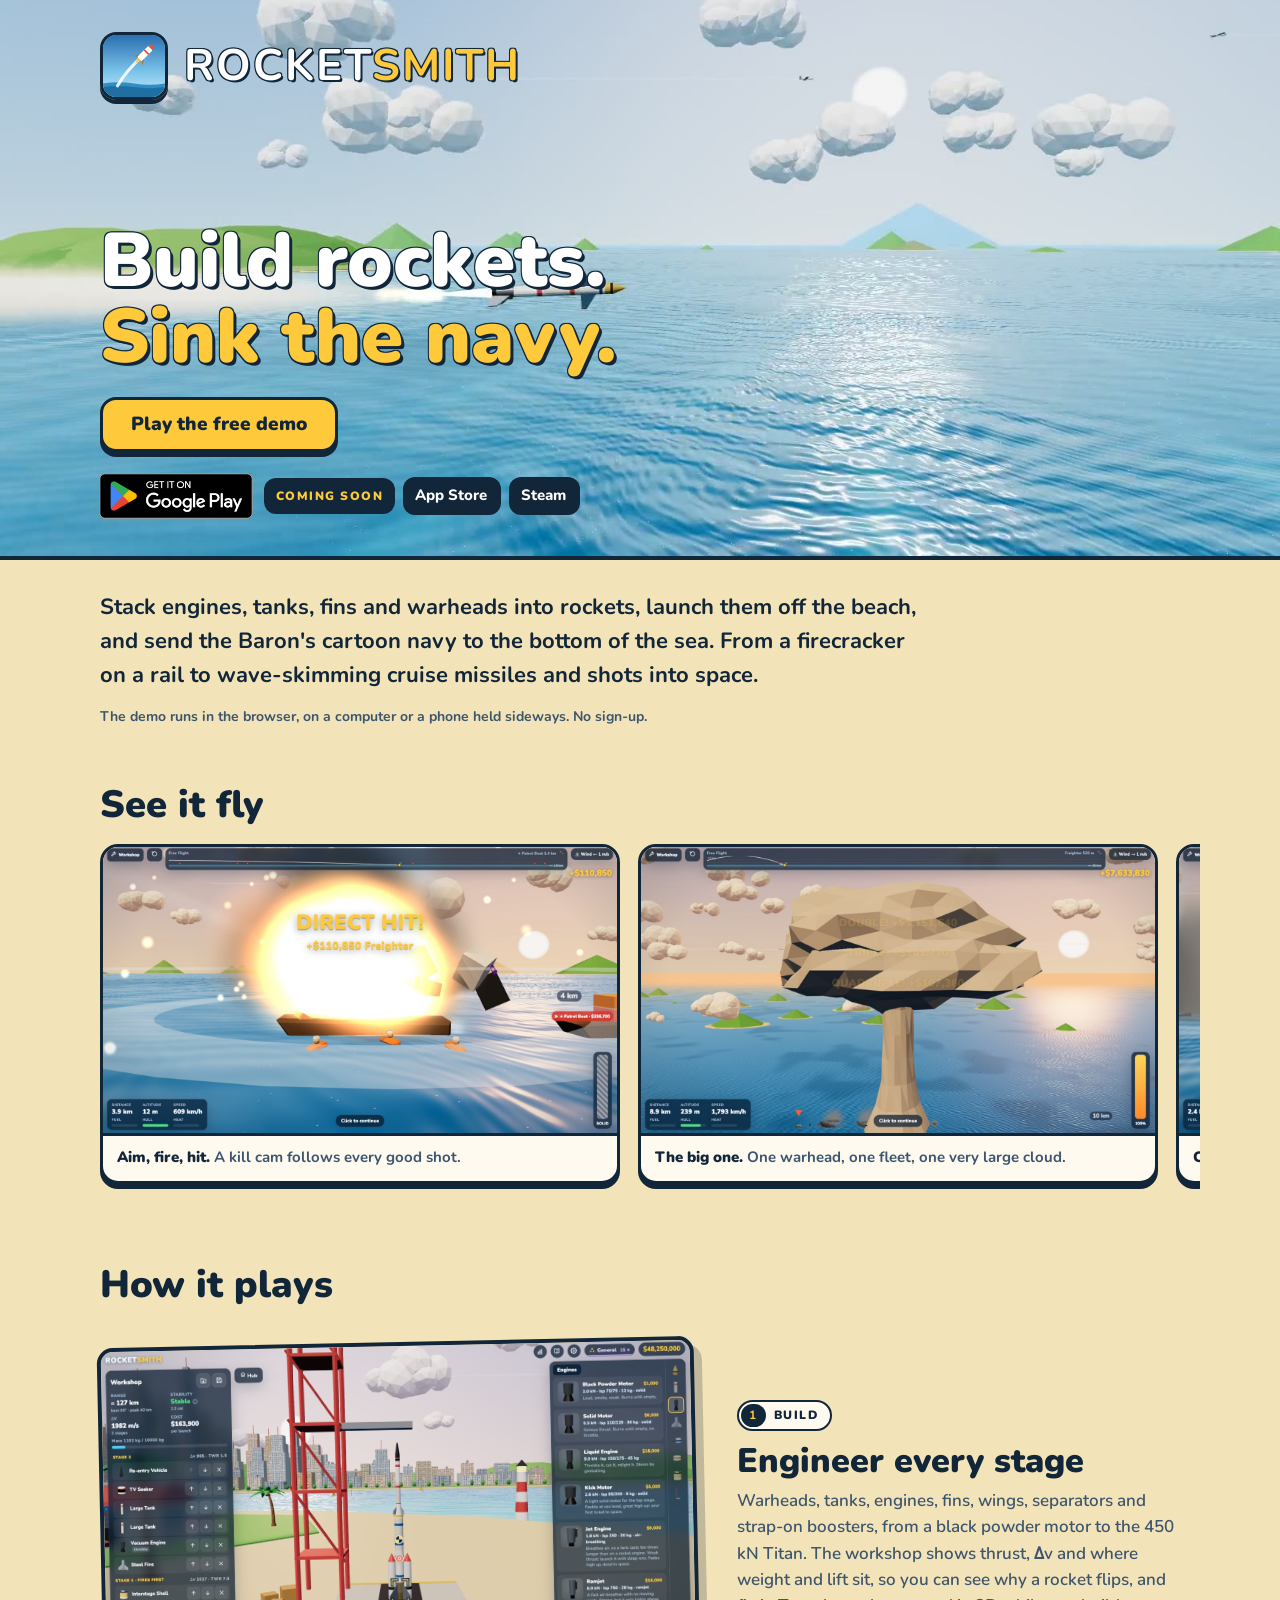
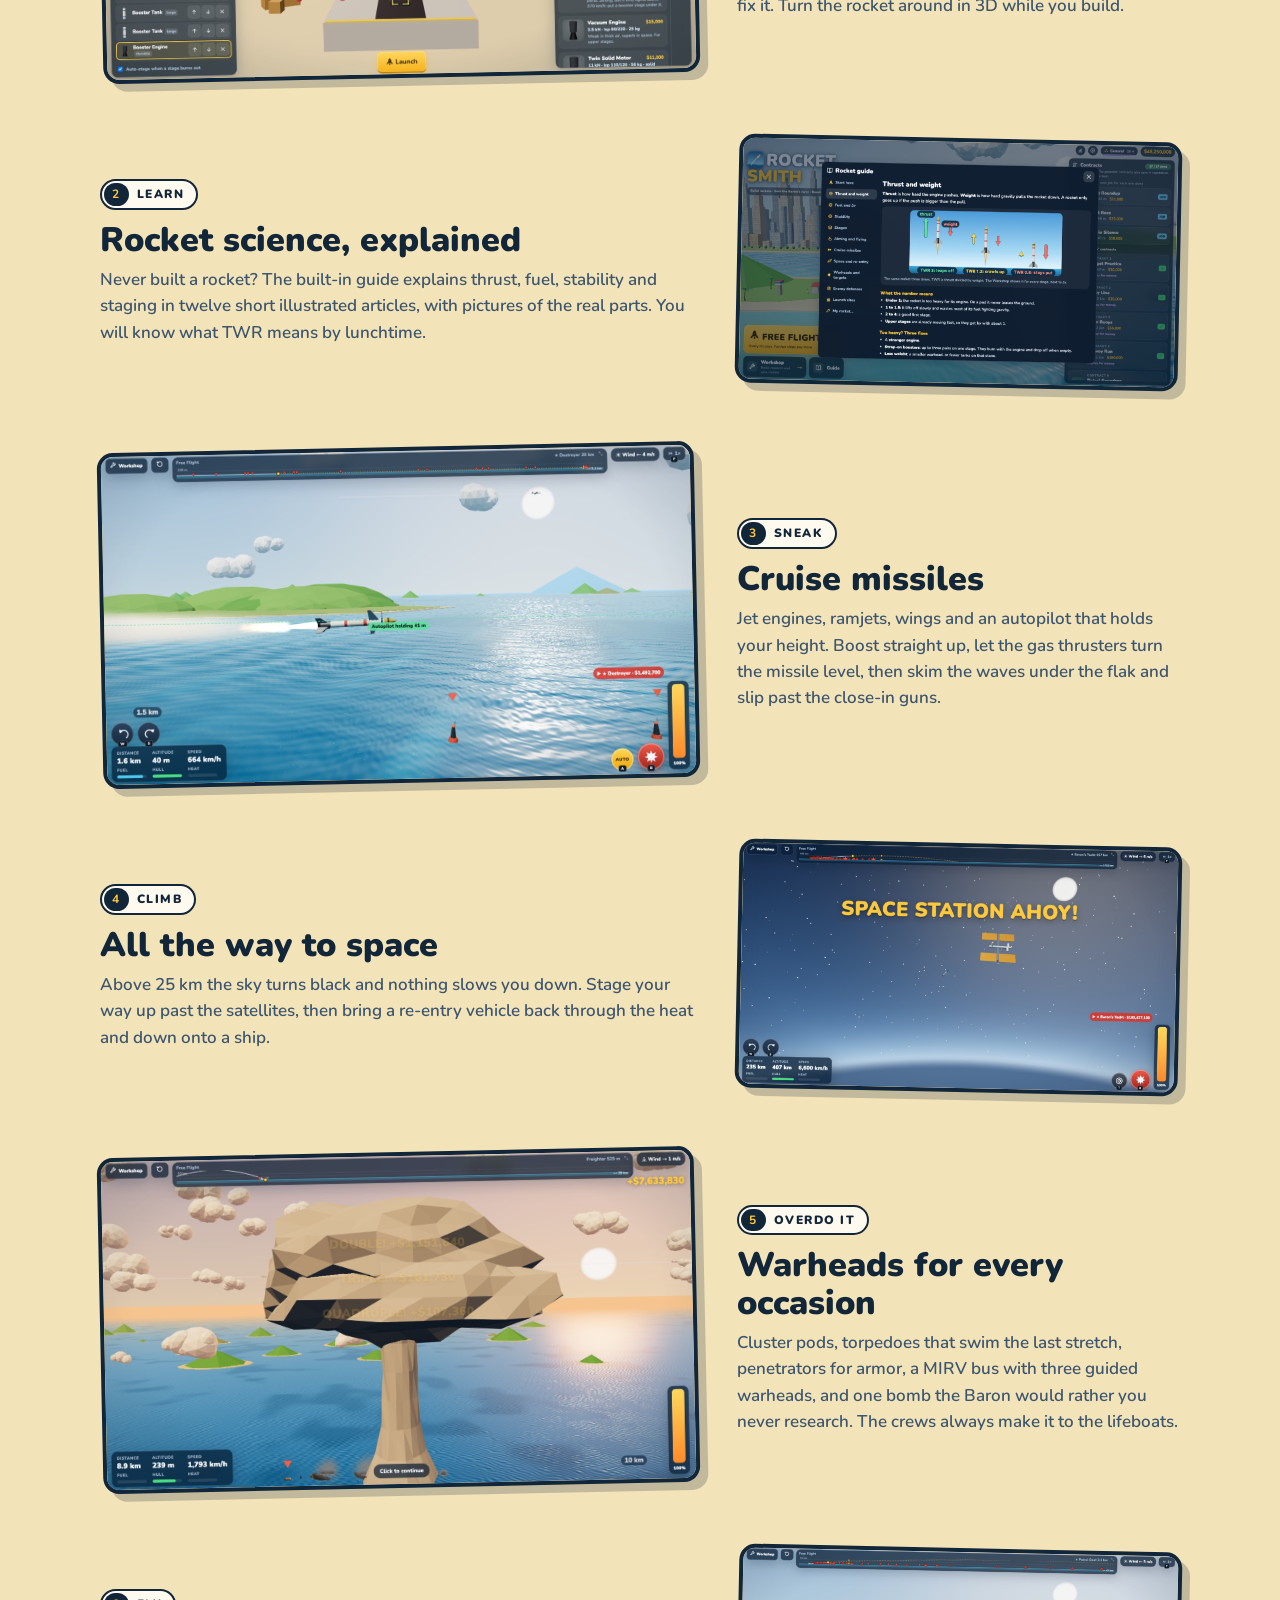
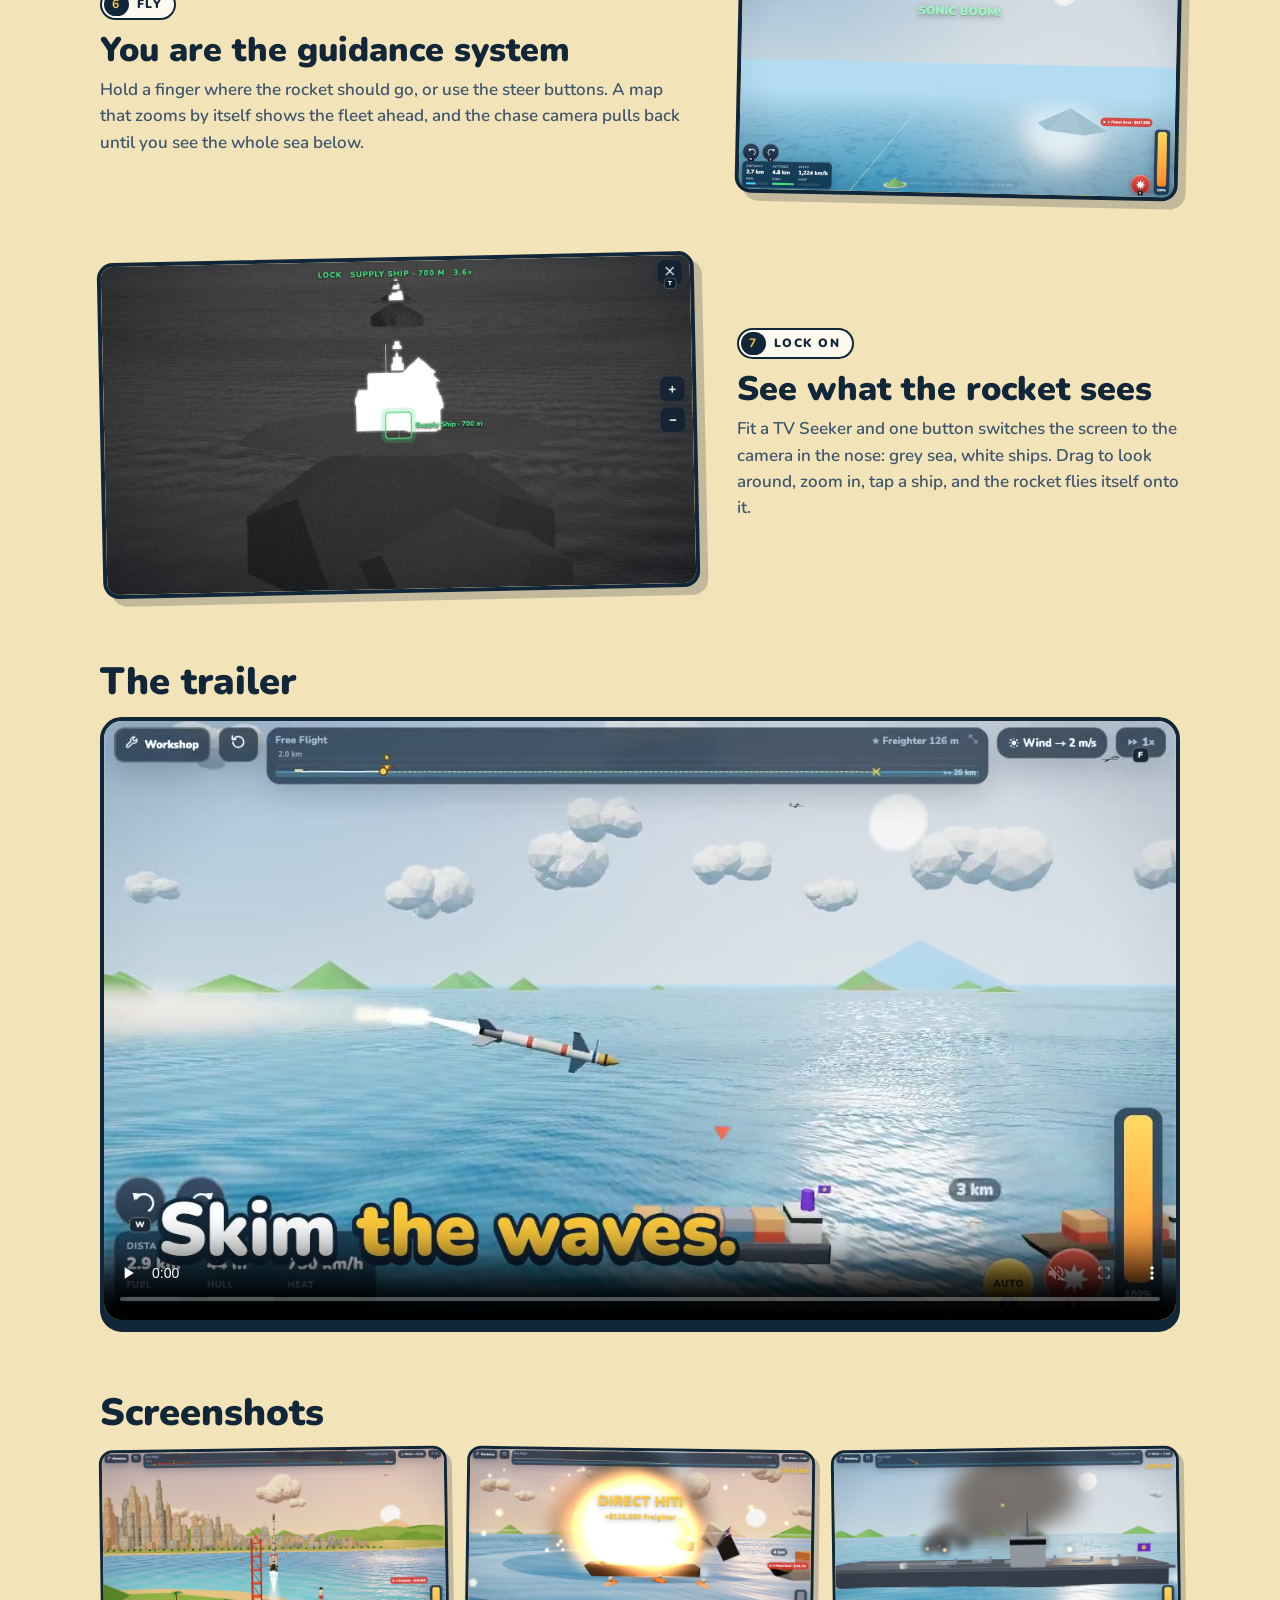
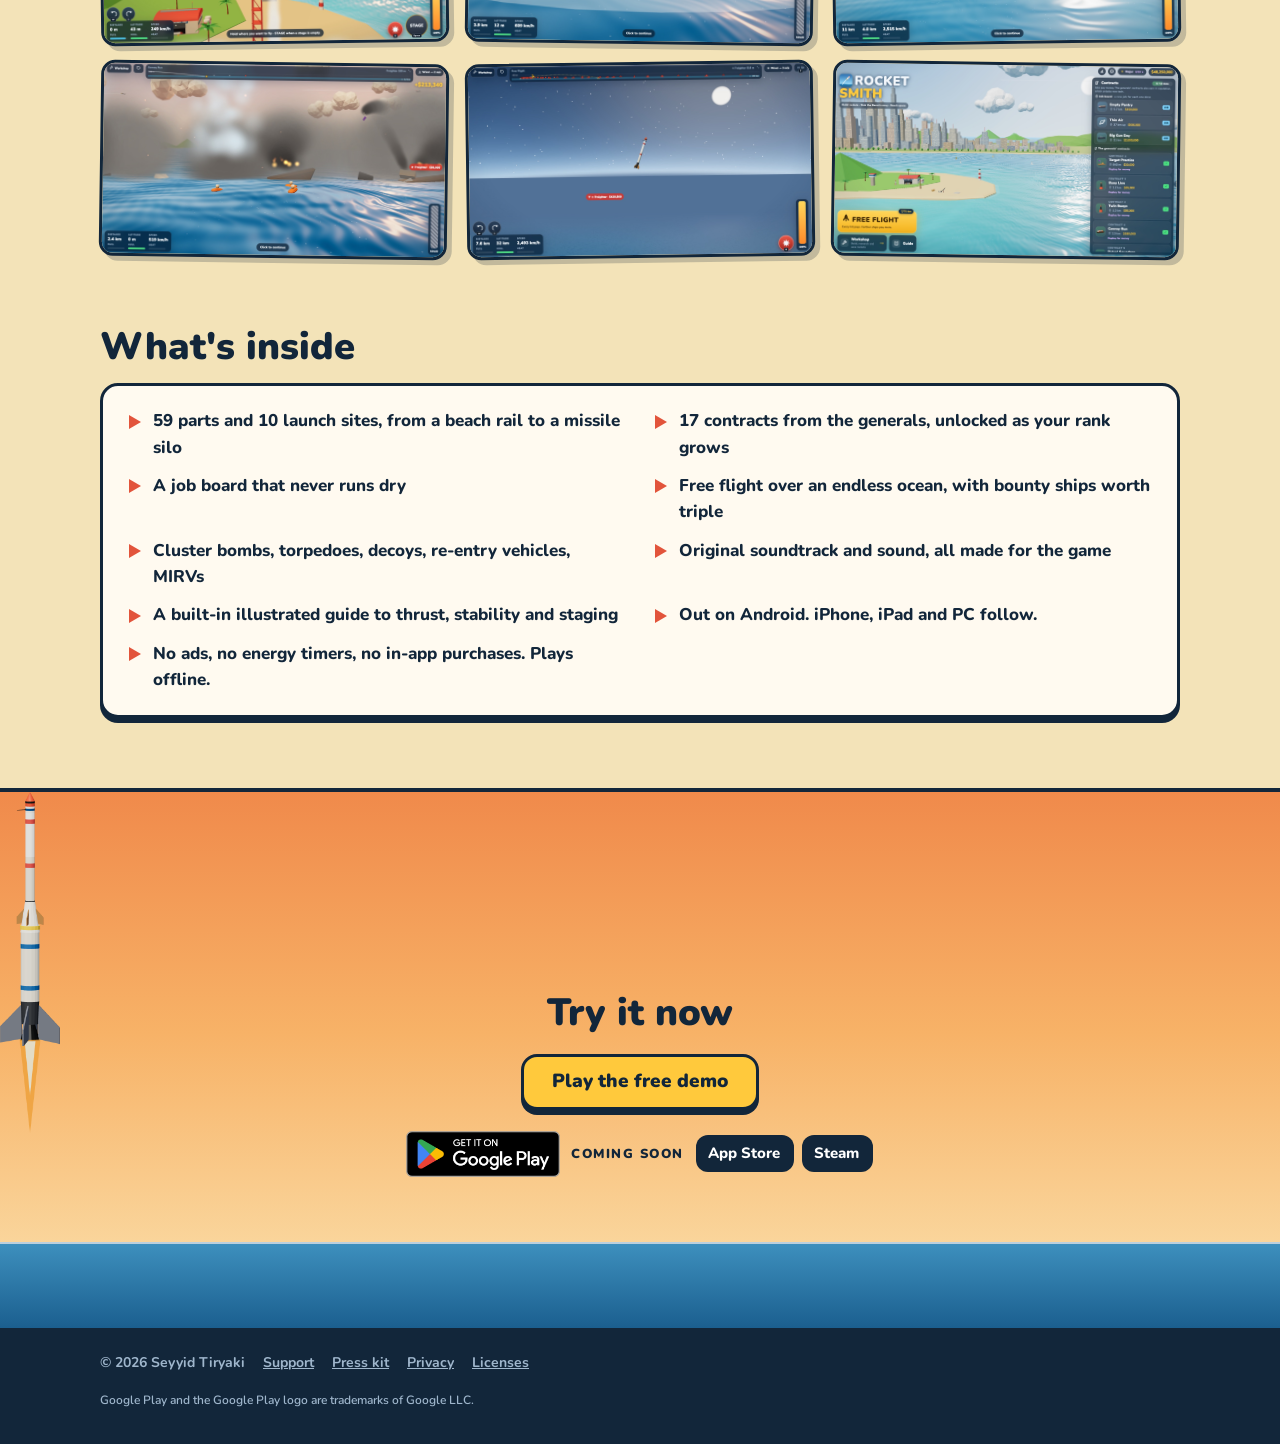
<file: index.html>
<!doctype html>
<html lang="en">
  <head>
    <meta charset="UTF-8" />
    <meta name="viewport" content="width=device-width, initial-scale=1" />
    <title>Rocketsmith</title>
    <meta name="description" content="Build rockets from parts, launch them off the beach and sink a cartoon navy. Play the free demo in your browser." />
    <meta property="og:title" content="Rocketsmith: Build rockets. Sink the navy." />
    <meta property="og:description" content="Build rockets from parts, launch them off the beach and sink a cartoon navy. Free demo in your browser, full game on Android." />
    <meta property="og:image" content="https://seyyidt.github.io/rocketsmith/img/og-image.jpg" />
    <meta property="og:type" content="website" />
    <meta name="twitter:card" content="summary_large_image" />
    <link rel="icon" href="img/icon.svg" type="image/svg+xml" />
    <link rel="apple-touch-icon" href="img/apple-touch-icon.png" />
    <link rel="stylesheet" href="site.css" />
  </head>
  <body>
    <div class="bar" id="bar">
      <nav class="top wrap">
        <a class="brand" href="./"><img src="img/icon.svg" alt="" width="34" height="34" /><b>ROCKET<span>SMITH</span></b></a>
        <a class="navlink" href="play/">Play the demo</a>
      </nav>
    </div>
    <script>
      // With scripts on, the bar stays out of sight until the hero has scrolled away.
      document.documentElement.classList.add('js');
    </script>

    <!-- Wide screens only: a rocket dives down the left margin as the page scrolls. -->
    <div class="dive" id="dive" aria-hidden="true">
      <div class="missile"><i class="smoke"></i><img src="img/sprite-rocket.png" alt="" /></div>
      <div class="blast"><i></i><i></i><i></i></div>
    </div>

    <header class="hero" id="hero">
      <video class="herovid" src="hero.mp4" poster="img/hero-poster.jpg" autoplay muted loop playsinline aria-label="Game footage: a cruise missile leaves the beach, skims the waves and hits a freighter"></video>
      <div class="wrap herotop">
        <span class="brand big"><img src="img/icon.svg" alt="" width="64" height="64" /><b>ROCKET<span>SMITH</span></b></span>
      </div>
      <div class="wrap">
        <h1>Build rockets.<br /><span>Sink the navy.</span></h1>
        <div class="ctas">
          <a class="btn primary" href="play/">Play the free demo</a>
        </div>
        <div class="stores"><a class="play-badge" href="https://play.google.com/store/apps/details?id=com.seyyid.rocketengineer"><img src="img/google-play-badge.png" width="646" height="250" alt="Get it on Google Play" /></a><span class="soon">Coming soon</span><span class="badge">App Store</span><span class="badge">Steam</span></div>
      </div>
    </header>

    <section class="wrap pitch">
      <p class="lead">
        Stack engines, tanks, fins and warheads into rockets, launch them off the beach,
        and send the Baron's cartoon navy to the bottom of the sea. From a firecracker on a rail to
        wave-skimming cruise missiles and shots into space.
      </p>
      <p class="note">The demo runs in the browser, on a computer or a phone held sideways. No sign-up.</p>
    </section>

    <main class="wrap">
      <section class="loops" aria-label="Gameplay clips">
        <h2>See it fly</h2>
        <div class="reel">
          <figure><video src="loops/hit.mp4" poster="img/shot-hit.jpg" muted loop playsinline preload="none"></video><figcaption><b>Aim, fire, hit.</b> A kill cam follows every good shot.</figcaption></figure>
          <figure><video src="loops/nuke.mp4" poster="img/shot-nuke.jpg" muted loop playsinline preload="none"></video><figcaption><b>The big one.</b> One warhead, one fleet, one very large cloud.</figcaption></figure>
          <figure><video src="loops/cluster.mp4" poster="img/shot-cluster.jpg" muted loop playsinline preload="none"></video><figcaption><b>Cluster bombs.</b> Every ship they hit pays.</figcaption></figure>
          <figure><video src="loops/cruise.mp4" poster="img/shot-cruise.jpg" muted loop playsinline preload="none"></video><figcaption><b>Cruise missiles.</b> Under the flak, just above the waves.</figcaption></figure>
          <figure><video src="loops/space.mp4" poster="img/shot-space.jpg" muted loop playsinline preload="none"></video><figcaption><b>To space.</b> Stage on time and the sky turns black.</figcaption></figure>
        </div>
      </section>

      <section class="rows">
        <h2 class="rowshead">How it plays</h2>
        <article class="row">
          <a class="zoom" href="img/shot-workshop.jpg"><img src="img/shot-workshop.jpg" alt="The workshop: a three-stage rocket on the heavy launch pad, with the part list beside it" loading="lazy" /></a>
          <div>
            <span class="stamp"><b>1</b>Build</span>
            <h2>Engineer every stage</h2>
            <p>Warheads, tanks, engines, fins, wings, separators and strap-on boosters, from a black powder motor to the 450 kN Titan. The workshop shows thrust, Δv and where weight and lift sit, so you can see why a rocket flips, and fix it. Turn the rocket around in 3D while you build.</p>
          </div>
        </article>
        <article class="row flip">
          <a class="zoom" href="img/shot-guide.jpg"><img src="img/shot-guide.jpg" alt="The rocket guide open on the article about thrust and weight" loading="lazy" /></a>
          <div>
            <span class="stamp"><b>2</b>Learn</span>
            <h2>Rocket science, explained</h2>
            <p>Never built a rocket? The built-in guide explains thrust, fuel, stability and staging in twelve short illustrated articles, with pictures of the real parts. You will know what TWR means by lunchtime.</p>
          </div>
        </article>
        <article class="row">
          <a class="zoom" href="img/shot-cruise.jpg"><img src="img/shot-cruise.jpg" alt="A cruise missile skims low over the waves toward two patrol boats" loading="lazy" /></a>
          <div>
            <span class="stamp"><b>3</b>Sneak</span>
            <h2>Cruise missiles</h2>
            <p>Jet engines, ramjets, wings and an autopilot that holds your height. Boost straight up, let the gas thrusters turn the missile level, then skim the waves under the flak and slip past the close-in guns.</p>
          </div>
        </article>
        <article class="row flip">
          <a class="zoom" href="img/shot-station.jpg"><img src="img/shot-station.jpg" alt="A rocket coasts past a space station, 407 km above the Earth" loading="lazy" /></a>
          <div>
            <span class="stamp"><b>4</b>Climb</span>
            <h2>All the way to space</h2>
            <p>Above 25 km the sky turns black and nothing slows you down. Stage your way up past the satellites, then bring a re-entry vehicle back through the heat and down onto a ship.</p>
          </div>
        </article>
        <article class="row">
          <a class="zoom" href="img/shot-nuke.jpg"><img src="img/shot-nuke.jpg" alt="A mushroom cloud rises over the sea at sunset; the game counts a quadruple hit" loading="lazy" /></a>
          <div>
            <span class="stamp"><b>5</b>Overdo it</span>
            <h2>Warheads for every occasion</h2>
            <p>Cluster pods, torpedoes that swim the last stretch, penetrators for armor, a MIRV bus with three guided warheads, and one bomb the Baron would rather you never research. The crews always make it to the lifeboats.</p>
          </div>
        </article>
        <article class="row flip">
          <a class="zoom" href="img/shot-wide.jpg"><img src="img/shot-wide.jpg" alt="The chase camera zoomed out: a rocket climbing over the sea, with the strip map above" loading="lazy" /></a>
          <div>
            <span class="stamp"><b>6</b>Fly</span>
            <h2>You are the guidance system</h2>
            <p>Hold a finger where the rocket should go, or use the steer buttons. A map that zooms by itself shows the fleet ahead, and the chase camera pulls back until you see the whole sea below.</p>
          </div>
        </article>
        <article class="row">
          <a class="zoom" href="img/shot-seeker.jpg"><img src="img/shot-seeker.jpg" alt="The TV Seeker's thermal view: a freighter glows white on a grey sea, with a green lock box on it" loading="lazy" /></a>
          <div>
            <span class="stamp"><b>7</b>Lock on</span>
            <h2>See what the rocket sees</h2>
            <p>Fit a TV Seeker and one button switches the screen to the camera in the nose: grey sea, white ships. Drag to look around, zoom in, tap a ship, and the rocket flies itself onto it.</p>
          </div>
        </article>
      </section>

      <section class="film">
        <h2>The trailer</h2>
        <video class="trailer" src="trailer.mp4" poster="img/trailer-poster.jpg" controls muted playsinline preload="none"></video>
      </section>

      <section class="gallery">
        <h2>Screenshots</h2>
        <div class="grid">
          <a class="zoom" href="img/shot-launch.jpg"><img src="img/shot-launch.jpg" alt="Lift-off from the heavy launch pad" loading="lazy" /></a>
          <a class="zoom" href="img/shot-hit.jpg"><img src="img/shot-hit.jpg" alt="A direct hit on a patrol boat" loading="lazy" /></a>
          <a class="zoom" href="img/shot-mirv.jpg"><img src="img/shot-mirv.jpg" alt="Three guided warheads fall toward a fleet" loading="lazy" /></a>
          <a class="zoom" href="img/shot-cluster.jpg"><img src="img/shot-cluster.jpg" alt="Cluster bomblets burst over a convoy" loading="lazy" /></a>
          <a class="zoom" href="img/shot-space.jpg"><img src="img/shot-space.jpg" alt="A rocket 32 km up, under a black sky" loading="lazy" /></a>
          <a class="zoom" href="img/shot-hub.jpg"><img src="img/shot-hub.jpg" alt="The home screen with the contract list" loading="lazy" /></a>
        </div>
      </section>

      <section class="list">
        <h2>What's inside</h2>
        <ul>
          <li>59 parts and 10 launch sites, from a beach rail to a missile silo</li>
          <li>17 contracts from the generals, unlocked as your rank grows</li>
          <li>A job board that never runs dry</li>
          <li>Free flight over an endless ocean, with bounty ships worth triple</li>
          <li>Cluster bombs, torpedoes, decoys, re-entry vehicles, MIRVs</li>
          <li>Original soundtrack and sound, all made for the game</li>
          <li>A built-in illustrated guide to thrust, stability and staging</li>
          <li>Out on Android. iPhone, iPad and PC follow.</li>
          <li>No ads, no energy timers, no in-app purchases. Plays offline.</li>
        </ul>
      </section>
    </main>

    <section class="final">
      <svg class="target" id="target" viewBox="0 0 120 64" aria-hidden="true">
        <g class="boat" stroke="#12263a" stroke-width="3" stroke-linejoin="round">
          <rect x="62" y="6" width="9" height="16" fill="#e2543b" />
          <rect x="40" y="18" width="42" height="16" rx="3" fill="#fffaf0" />
          <path d="M46 25h8M60 25h8M74 25h3" stroke-linecap="round" />
          <path d="M4 32h112l-12 26H20z" fill="#7d8b99" />
          <path d="M10 43h100" stroke="#e2543b" stroke-width="4" />
        </g>
        <g class="raft" stroke="#12263a" stroke-width="2.5" stroke-linejoin="round">
          <path d="M2 31h22l-4 9H6z" fill="#ffc93c" />
          <circle cx="9" cy="28" r="3" fill="#fffaf0" />
          <circle cx="17" cy="28" r="3" fill="#fffaf0" />
        </g>
      </svg>
      <div class="liftoff" aria-hidden="true"><i></i><i></i><i></i><i></i><i></i><img src="img/sprite-rocket.png" alt="" /></div>
      <div class="wrap">
        <h2>Try it now</h2>
        <div class="ctas center">
          <a class="btn primary" href="play/">Play the free demo</a>
        </div>
        <div class="stores"><a class="play-badge" href="https://play.google.com/store/apps/details?id=com.seyyid.rocketengineer"><img src="img/google-play-badge.png" width="646" height="250" alt="Get it on Google Play" /></a><span class="soon">Coming soon</span><span class="badge">App Store</span><span class="badge">Steam</span></div>
      </div>
    </section>

    <dialog id="lightbox" aria-label="Screenshot"><img alt="" /></dialog>

    <footer>
      <div class="wrap">
        <span>© 2026 Seyyid Tiryaki</span>
        <a href="support.html">Support</a>
        <a href="press.html">Press kit</a>
        <a href="privacy.html">Privacy</a>
        <a href="play/licenses.txt">Licenses</a>
        <p class="marks">Google Play and the Google Play logo are trademarks of Google LLC.</p>
      </div>
    </footer>
    <script>
      // The top bar shows once the hero has left the screen, and hides again inside it.
      const bar = document.getElementById('bar');
      new IntersectionObserver(([e]) => {
        bar.classList.toggle('show', !e.isIntersecting);
        bar.inert = e.isIntersecting;
      }).observe(document.getElementById('hero'));
      // The margin rocket: its nose travels from the top of the window to the ship by the
      // footer as the page scrolls from top to bottom. One transform per frame, nothing else.
      const dive = document.getElementById('dive');
      const missile = dive.querySelector('.missile');
      const target = document.getElementById('target');
      const wide = matchMedia('(min-width: 1340px) and (prefers-reduced-motion: no-preference)');
      let queued = false;
      const fly = () => {
        queued = false;
        if (!wide.matches) return;
        const max = document.documentElement.scrollHeight - innerHeight;
        const p = max > 0 ? Math.min(1, Math.max(0, scrollY / max)) : 0;
        // Where the ship's deck sits in the window once the page is scrolled to its end.
        const deck = target.getBoundingClientRect().top + scrollY - max + target.clientHeight * 0.45;
        const nose = p * deck;
        missile.style.transform = `translate3d(0, ${nose}px, 0)`;
        dive.style.setProperty('--nose', `${nose}px`);
        const hit = p > 0.985 || (dive.classList.contains('boom') && p > 0.95);
        dive.classList.toggle('boom', hit);
        target.classList.toggle('hit', hit);
      };
      const queue = () => queued || (queued = true, requestAnimationFrame(fly));
      addEventListener('scroll', queue, { passive: true });
      addEventListener('resize', queue);
      wide.addEventListener('change', queue);
      fly();
      // Clips play only while they are on screen.
      const seen = new IntersectionObserver((entries) => {
        for (const e of entries) e.isIntersecting ? e.target.play().catch(() => {}) : e.target.pause();
      }, { threshold: 0.35 });
      document.querySelectorAll('.reel video').forEach((v) => seen.observe(v));
      // Screenshots open large on the page instead of leaving it.
      const box = document.getElementById('lightbox');
      document.querySelectorAll('a.zoom').forEach((a) =>
        a.addEventListener('click', (e) => {
          if (!box.showModal) return;
          e.preventDefault();
          const img = box.querySelector('img');
          img.src = a.href;
          img.alt = a.querySelector('img').alt;
          box.showModal();
        }),
      );
      box.addEventListener('click', () => box.close());
    </script>
  </body>
</html>
</file>
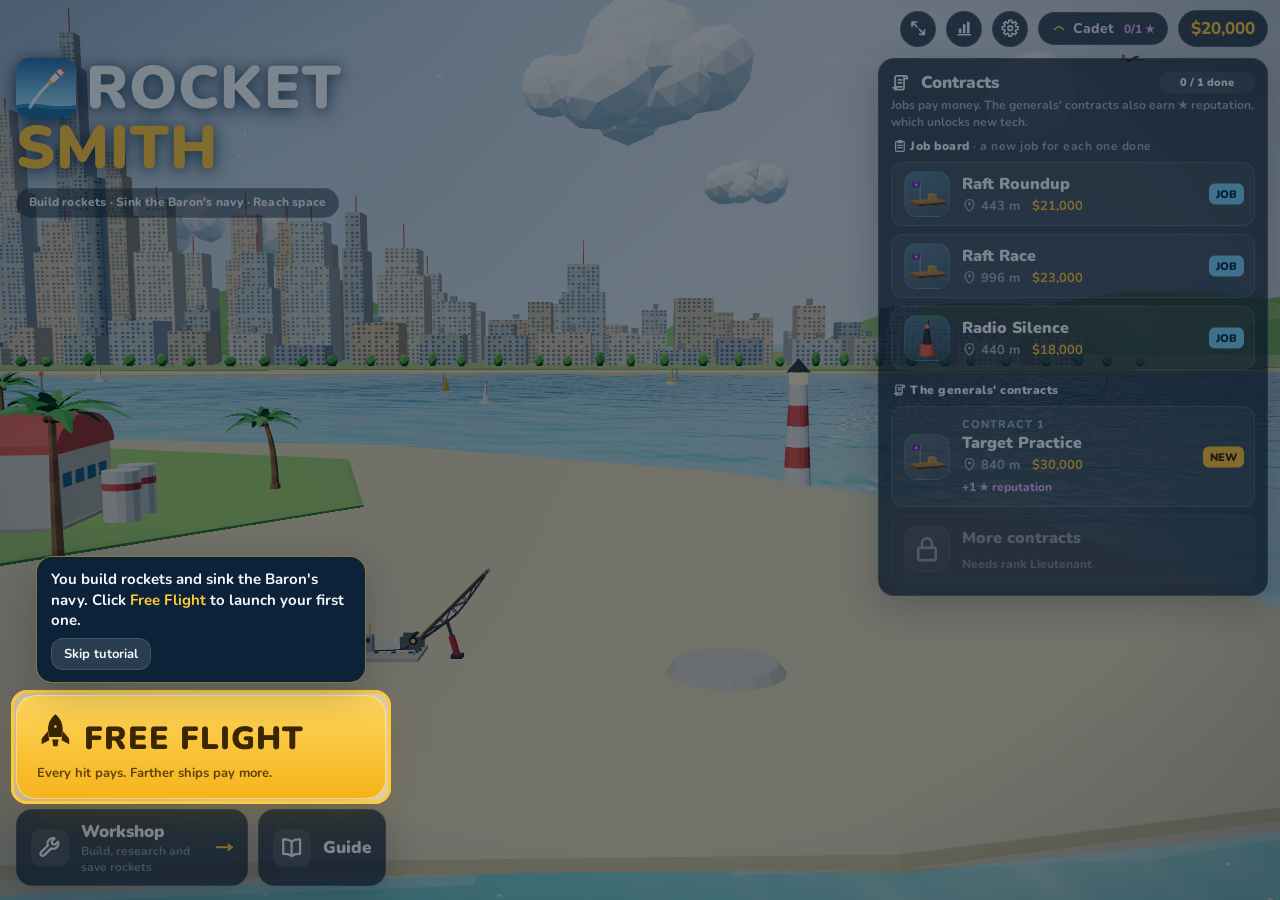
<file: play/index.html>
<!doctype html>
<html lang="en">
  <head>
    <meta charset="UTF-8" />
    <meta name="viewport" content="width=device-width, initial-scale=1, maximum-scale=1, user-scalable=no, viewport-fit=cover" />
    <meta name="apple-mobile-web-app-capable" content="yes" />
    <meta name="mobile-web-app-capable" content="yes" />
    <meta name="apple-mobile-web-app-status-bar-style" content="black-translucent" />
    <meta name="theme-color" content="#cdeaf6" />
    <meta name="apple-mobile-web-app-title" content="Rocketsmith" />
    <link rel="manifest" href="./manifest.webmanifest" />
    <link rel="icon" href="./icon.svg" type="image/svg+xml" />
    <link rel="apple-touch-icon" href="./apple-touch-icon.png" />
    <title>Rocketsmith</title>
    <script type="module" crossorigin src="./assets/index-CYvca3IZ.js"></script>
    <link rel="modulepreload" crossorigin href="./assets/dist-CMedSjkm.js">
    <link rel="modulepreload" crossorigin href="./assets/backup-DsJzkjMf.js">
    <link rel="modulepreload" crossorigin href="./assets/scale-Cu9llTRp.js">
    <link rel="modulepreload" crossorigin href="./assets/font-Cmam0TdU.js">
    <link rel="stylesheet" crossorigin href="./assets/index-CPs0ruLv.css">
  </head>
  <body>
    <canvas id="c"></canvas>
    <div id="vignette"></div>
    <div id="ui">
      <div id="topbar">
        <div class="brand">ROCKET<span>SMITH</span></div>
        <div class="spacer"></div>
        <button class="pill icon" id="fsbtn" title="Full screen"><i data-icon="expand"></i></button>
        <button class="pill icon" id="statsbtn" title="Statistics"><i data-icon="stats"></i></button>
        <button class="pill icon" id="helpbtn" title="Rocket guide"><i data-icon="book"></i></button>
        <button class="pill icon" id="menubtn" title="Menu"><i data-icon="gear"></i></button>
        <div class="pill" id="rank">Cadet</div>
        <div class="pill" id="funds">$0</div>
      </div>
      <div id="menu" class="panel">
        <button class="btn" id="mute"></button>
        <button class="btn" id="music"></button>
        <button class="btn" id="replaytut"><i data-icon="finger"></i> Replay tutorial</button>
        <button class="btn" id="creditsbtn"><i data-icon="scroll"></i> Credits</button>
        <div id="devtools">
          <div class="menusep">Testing</div>
          <button class="btn" id="devcash">+ $250,000</button>
          <button class="btn" id="devrep">+ 1 reputation</button>
        </div>
        <button class="btn danger" id="reset">Reset progress</button>
        <div id="desktopmenu">
          <button class="btn" id="fullscreenbtn"></button>
          <button class="btn" id="quitbtn"><i data-icon="close"></i> Quit</button>
        </div>
      </div>
      <div id="paused" class="pill">Paused</div>

      <div id="screen-hub" class="screen">
        <div id="hubleft">
          <div class="sector">
            <h1 class="logo"><img class="emblem" src="icon.svg" alt="" />ROCKET<span>SMITH</span></h1>
            <p class="tagline">Build rockets · Sink the Baron's navy · Reach space</p>
          </div>
          <button class="btn primary" id="freeflight">
            <span class="big"><i data-icon="rocket"></i> FREE FLIGHT</span>
            <span class="ffrec" id="ffrec" title="Your farthest hit"></span>
            <span class="small">Every hit pays. Farther ships pay more.</span>
          </button>
          <div class="hubrow">
            <button class="btn panel" id="openworkshop"><span class="wicon"><i data-icon="wrench"></i></span><span class="wtext"><b>Workshop</b><span class="small">Build, research and save rockets</span></span><span class="wgo">→</span></button>
            <button class="btn panel" id="openwiki" title="How rockets work, with pictures"><span class="wicon"><i data-icon="book"></i></span><span class="wtext"><b>Guide</b></span></button>
          </div>
        </div>
        <div id="contracts" class="panel">
          <div class="cardshead"><i data-icon="scroll"></i> Contracts <span class="cardsprogress" id="cardsprogress"></span></div>
          <div class="cardsub">Jobs pay money. The generals' contracts also earn ★ reputation, which unlocks new tech.</div>
          <div id="cards"></div>
        </div>
      </div>

      <div id="wiki" class="modal">
        <div class="panel modalpanel wikipanel">
          <button class="closex modalclose" aria-label="Close"><i data-icon="close"></i></button>
          <div class="wikihead"><i data-icon="book"></i> Rocket guide</div>
          <div class="wikicols">
            <div id="wikinav"></div>
            <div id="wikibody"></div>
          </div>
        </div>
      </div>

      <div id="ranks" class="modal">
        <div class="panel modalpanel">
          <button class="closex modalclose" aria-label="Close"><i data-icon="close"></i></button>
          <h2>Ranks</h2>
          <p class="modalsub">Contracts earn reputation (★). Each rank opens new parts and launch sites to research and raises your government allowance.</p>
          <div id="rankslist"></div>
                  </div>
      </div>

      <div id="stats" class="modal">
        <div class="panel modalpanel">
          <button class="closex modalclose" aria-label="Close"><i data-icon="close"></i></button>
          <h2>Statistics</h2>
          <div id="statsbody"></div>
                  </div>
      </div>

      <div id="credits" class="modal">
        <div class="panel modalpanel">
          <button class="closex modalclose" aria-label="Close"><i data-icon="close"></i></button>
          <h2>Credits</h2>
          <p class="modalsub">Rocketsmith © 2026 Seyyid Tiryaki. Design, code, music and sound are original: every sound is synthesized while you play. Built with three.js and Capacitor, set in Nunito.</p>
          <pre id="licenses">Loading licenses…</pre>
                  </div>
      </div>

      <div id="fshelp" class="modal">
        <div class="panel modalpanel">
          <button class="closex modalclose" aria-label="Close"><i data-icon="close"></i></button>
          <h2>Full screen on iPhone</h2>
          <p class="modalsub">Safari on iPhone cannot show a page full screen, but the home screen can:</p>
          <ol class="steps">
            <li>Tap the <b>Share</b> button in Safari.</li>
            <li>Choose <b>Add to Home Screen</b>.</li>
            <li>Start Rocketsmith from its new icon. It opens without the browser's bars.</li>
          </ol>
          <p class="modalsub">The game from the home screen keeps its own progress. What you earned here in Safari stays in Safari.</p>
        </div>
      </div>

      <div id="demoend" class="modal">
        <div class="panel modalpanel demoend">
          <button class="closex modalclose" aria-label="Close"><i data-icon="close"></i></button>
          <h2 id="demoend-title">You made Captain!</h2>
          <p class="modalsub" id="demoend-lead"></p>
          <ul>
            <li>Jet engines, ramjets and an autopilot for wave-skimming cruise missiles</li>
            <li>Space shots and re-entry vehicles</li>
            <li>Battleships with flak and close-in guns, speedboat chases</li>
            <li>The Baron's sea fortress 70 km out, and his yacht</li>
            <li>Heavy launch pads and a missile silo</li>
          </ul>
          <div class="row">
            <a class="btn primary" id="demoend-get" target="_blank" rel="noopener">Get it on the App Store</a>
            <button class="btn modalclose">Keep playing</button>
          </div>
        </div>
      </div>

      <div id="briefing"><div class="panel" id="briefpanel"></div></div>

      <div id="screen-build" class="screen">
        <div id="stackpanel" class="panel">
          <div class="buildhead">
            <h3 id="buildtitle">Free Flight</h3>
            <div class="designbar">
              <button class="iconbtn" id="buildwarn" title="What needs attention"></button>
              <button class="iconbtn" id="designdel" title="Delete this saved rocket"><i data-icon="trash"></i></button>
              <label class="iconbtn" id="designload" title="Load a rocket"><i data-icon="load"></i><select id="designsel" aria-label="Load a rocket"></select></label>
              <button class="iconbtn" id="designsave" title="Save this rocket"><i data-icon="save"></i></button>
            </div>
          </div>
          <div id="buildstats"></div>
          <div id="stacklist"></div>
          <label class="autostage"><input type="checkbox" id="autostage" /> Auto-stage when a stage burns out</label>
        </div>
        <div id="parts" class="panel">
          <div id="partlist"></div>
          <div id="tabtitle"></div>
          <div id="tabs"></div>
        </div>
        <div id="viewbar">
          <button class="btn panel" id="buildback"><i data-icon="home"></i> Hub</button>
          <button class="btn panel" id="viewreset" title="Reset the view" aria-label="Reset the view" style="display: none"><i data-icon="recenter"></i></button>
        </div>
        <div id="buildbar">
          <button class="btn panel" id="contractbtn" title="Show the contract again"><i data-icon="scroll"></i> <span id="contractname"></span></button>
          <button class="btn primary" id="tolaunch"><i data-icon="rocket"></i> Launch</button>
        </div>
        <div id="buildtip" class="panel"></div>
      </div>

      <div id="hud" class="screen">
        <div id="seekerscreen"></div>
        <div id="seeker"><span id="seekername">TV Seeker</span><span id="seekerstate"></span><span id="seekerzoom"></span></div>
        <div id="seekzoom">
          <button class="btn panel" id="seekin" title="Zoom in (mouse wheel, pinch or +)">+</button>
          <button class="btn panel" id="seekout" title="Zoom out (mouse wheel, pinch or −)">−</button>
          <button class="btn panel" id="seekauto" title="Let the lens frame the ships by itself again (double tap)">AUTO</button>
        </div>
        <button id="seekclose" class="btn panel" data-key="T" title="Back to the normal view (T or Esc)">✕</button>
        <div class="top">
          <button class="btn panel" id="abort" title="Workshop (Esc)"><span class="ai"><i data-icon="wrench"></i></span><span class="al">Workshop</span></button>
          <button class="btn panel" id="relaunch" title="Relaunch (R)"><i data-icon="retry"></i></button>
          <div id="minimap-wrap" class="panel" title="Make the map bigger or smaller">
            <div class="t"><span id="hudtitle"></span><span id="hudtarget"></span><span id="mapzoom"><i data-icon="expand"></i></span></div>
            <canvas id="minimap"></canvas>
          </div>
          <div id="wind" class="panel"></div>
          <button id="warp" class="btn panel" data-key="F" title="Fast forward: 1×, 2×, 4×, 10× (F)"></button>
        </div>
        <div id="hudearned"></div>
        <div class="gauges panel" id="gauges">
          <div class="g"><div class="k">Distance</div><div class="v" id="g-dist">0 m</div></div>
          <div class="g"><div class="k">Altitude</div><div class="v" id="g-alt">0 m</div></div>
          <div class="g"><div class="k">Speed</div><div class="v" id="g-speed">0 km/h</div></div>
          <div class="g"><div class="k">Fuel</div><div class="bar"><div class="fill" id="g-fuel" style="background: var(--blue)"></div></div></div>
          <div class="g"><div class="k">Hull</div><div class="bar"><div class="fill" id="g-hull" style="background: var(--green)"></div></div></div>
          <div class="g"><div class="k">Heat</div><div class="bar"><div class="fill" id="g-heat"></div></div></div>
        </div>
        <div id="aimctl">
          <div id="angle" class="panel">
            <button class="btn" id="angdown">−</button>
            <div class="val"><div class="lbl" id="anglbl">Angle</div><span id="angval">45°</span></div>
            <button class="btn" id="angup">+</button>
          </div>
          <button class="btn fire" id="firebtn" data-key="Space">FIRE</button>
        </div>
        <div id="steerctl">
          <button class="btn" id="steerup" data-key="W" title="Turn the nose up (W)"><i data-icon="turnleft"></i></button>
          <button class="btn" id="steerdown" data-key="S" title="Turn the nose down (S)"><i data-icon="turnright"></i></button>
        </div>
        <div id="flightctl">
          <button class="btn" id="seekbtn" data-key="T" title="TV Seeker: the thermal view, to pick a ship (T; L locks the next ship)"><i data-icon="target"></i></button>
          <button class="btn" id="autobtn" data-key="A" title="Autopilot on or off (A)">AUTO</button>
          <button class="btn" id="camerabtn" data-key="V" title="Chase Camera: zoom out to see the sea below (V)"><i data-icon="camera"></i></button>
          <button class="btn" id="boombtn" data-key="B" title="Detonate the warhead (B)"><i data-icon="blast"></i></button>
          <button class="btn" id="stagebtn" data-key="Space">STAGE</button>
          <div id="throttle" class="panel" title="Throttle: Shift / Ctrl, Z full, X cut">
            <div id="thrtrack"><div id="thrfill"></div></div>
            <div id="thrval">100%</div>
          </div>
        </div>
        <div id="hint" class="pill"></div>
        <div id="offscreen"></div>
        <div id="touchring"></div>
        <div id="holdline"><span></span></div>
      </div>

      <div id="screen-report" class="screen"><div id="report" class="panel"></div></div>
      <div id="toasts"></div>
      <div id="coach">
        <div id="coachring"></div>
        <div id="coachbox" class="panel"><p id="coachtext"></p><div class="row"><button class="btn" id="coachskip">Skip tutorial</button><button class="btn primary" id="coachnext">Next</button></div></div>
      </div>
    </div>
    <div id="rotate">
      <div>
        <div class="logo">ROCKET<span>SMITH</span></div>
        <div class="phone"><i></i></div>
        <p>Turn your phone sideways to play</p>
      </div>
    </div>
  </body>
</html>
</file>
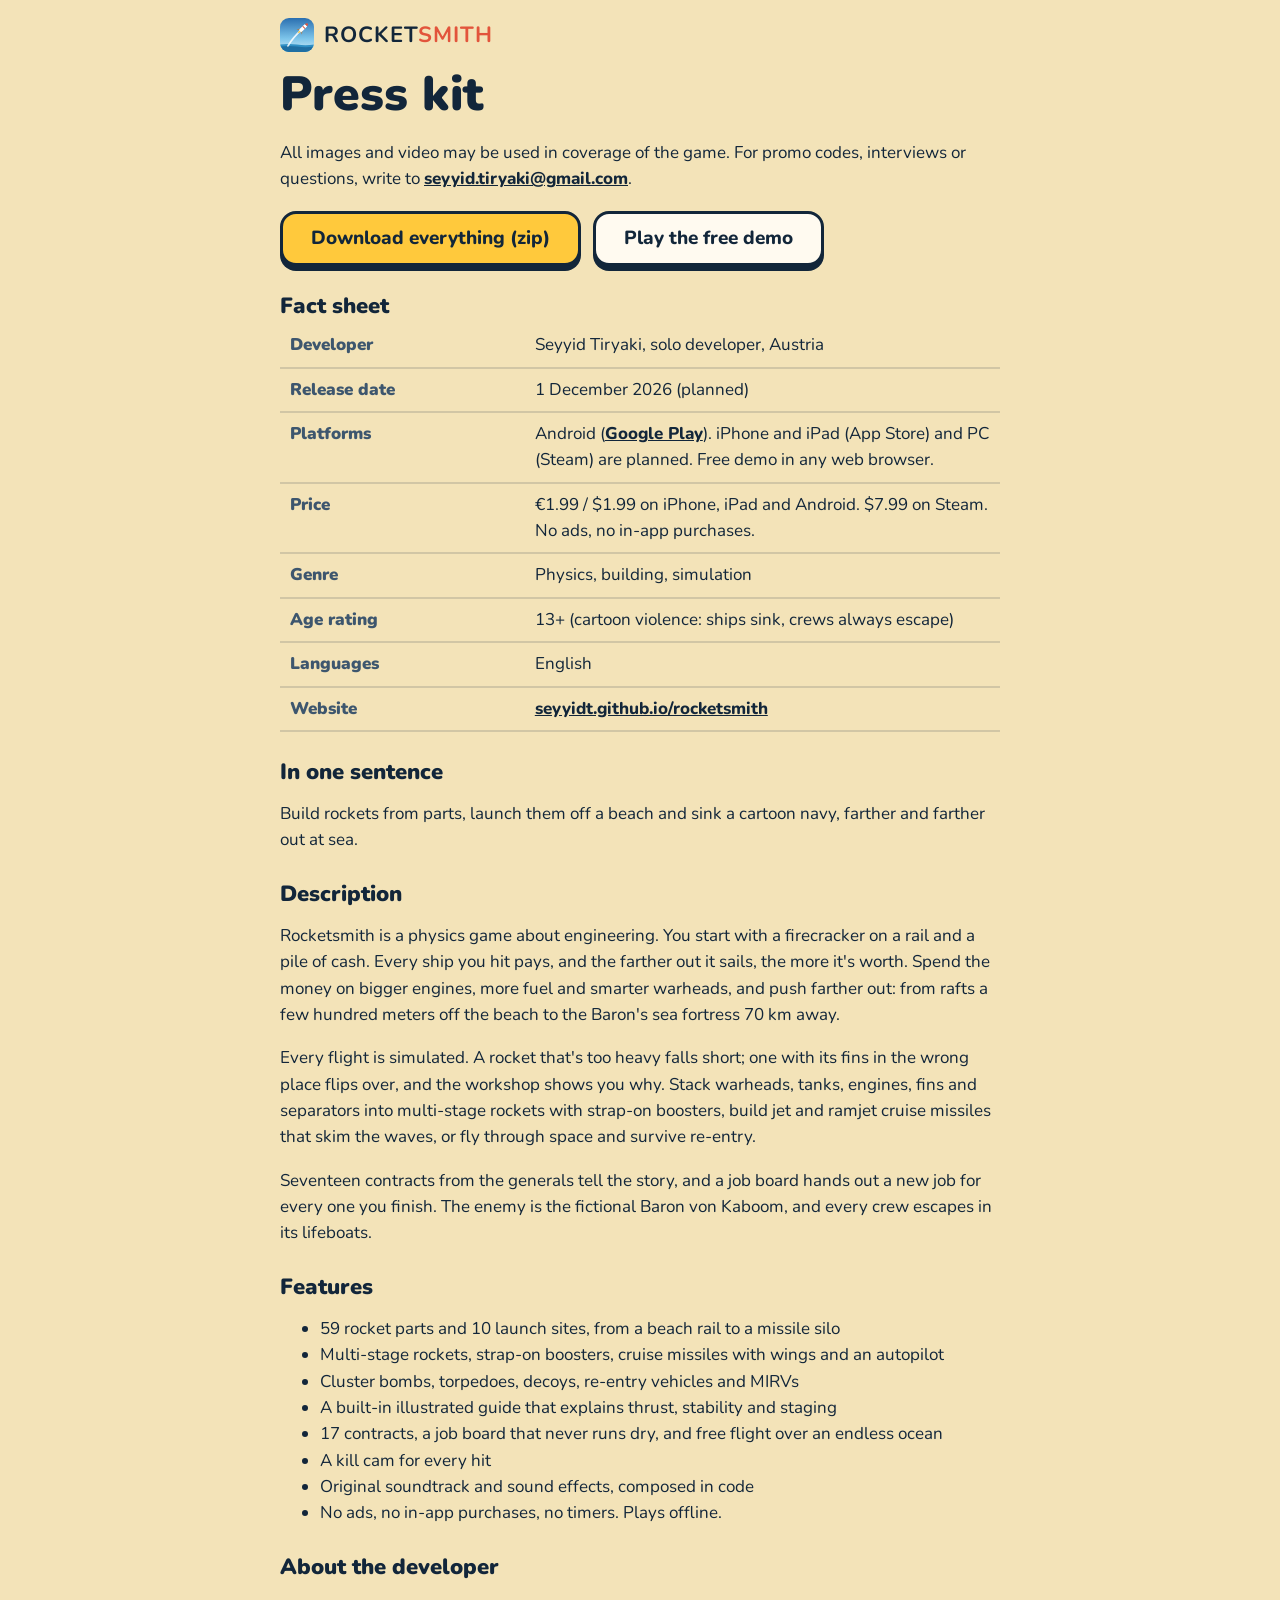
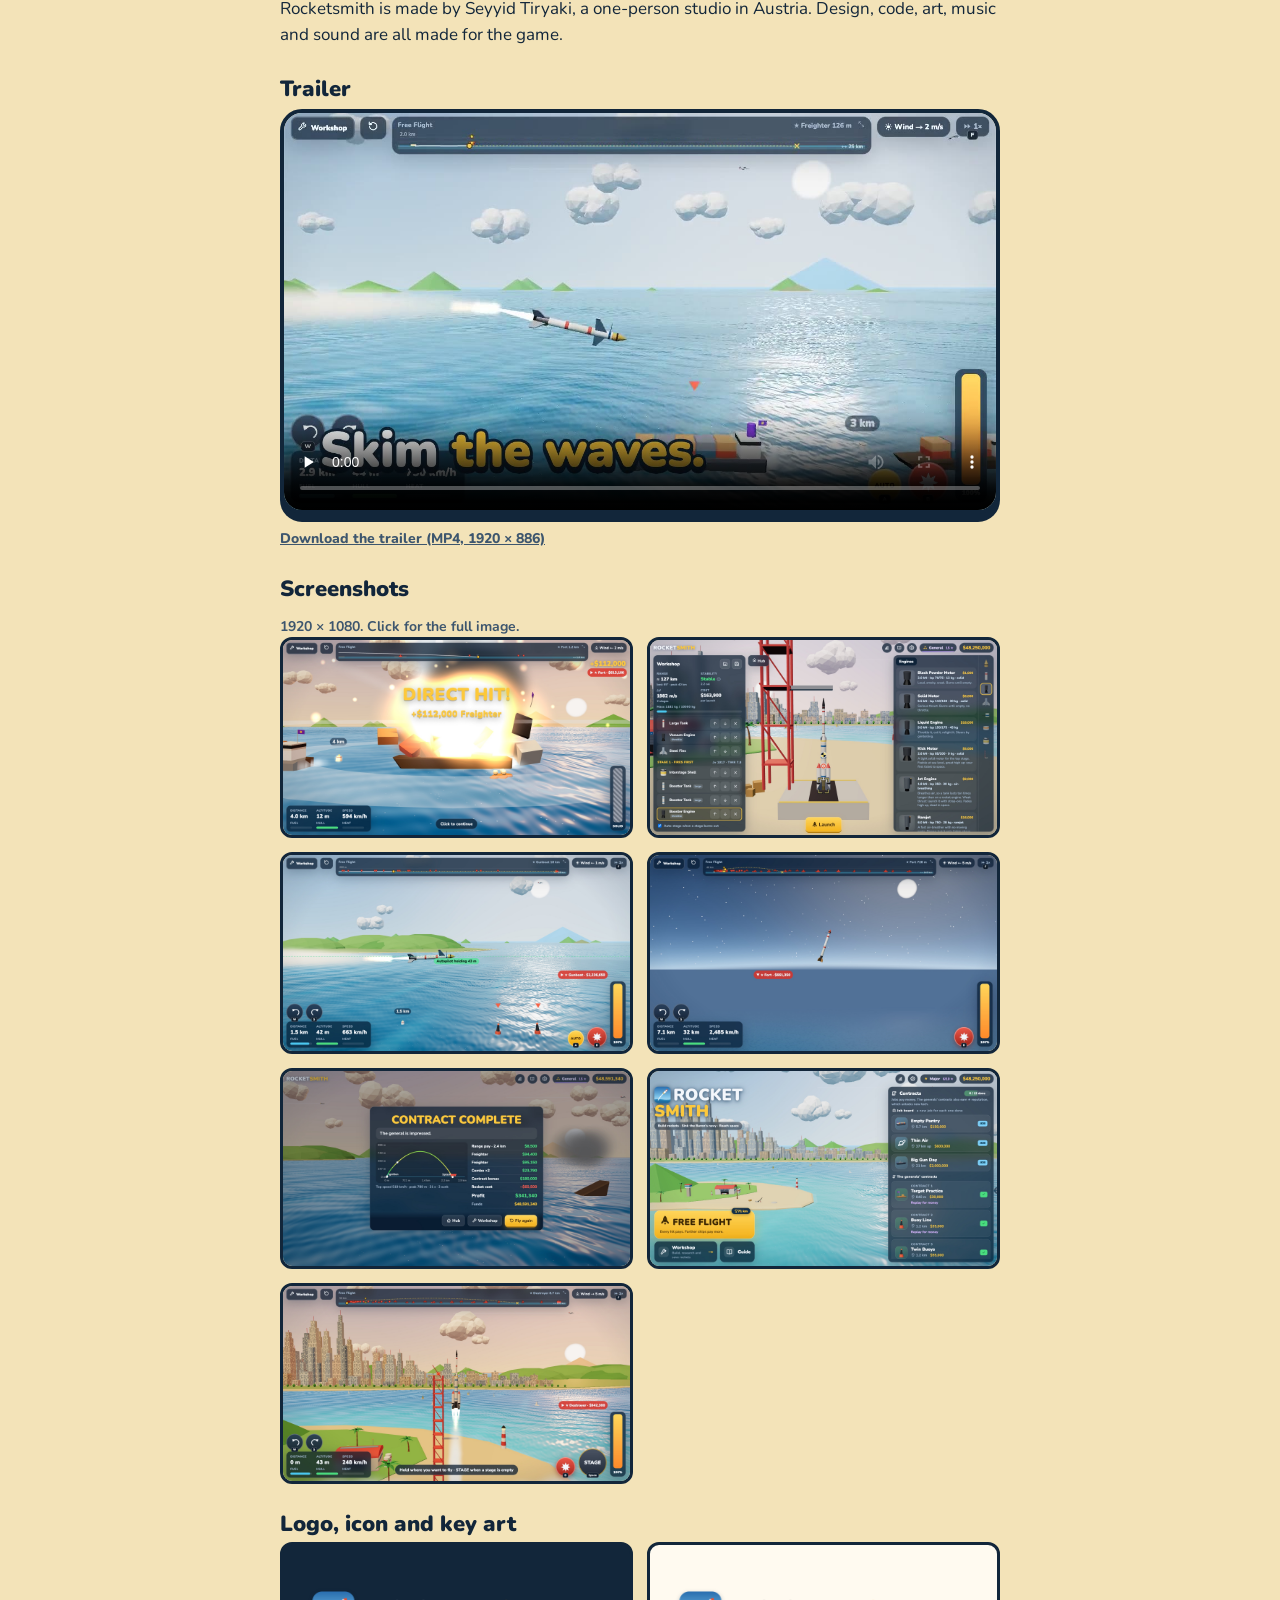
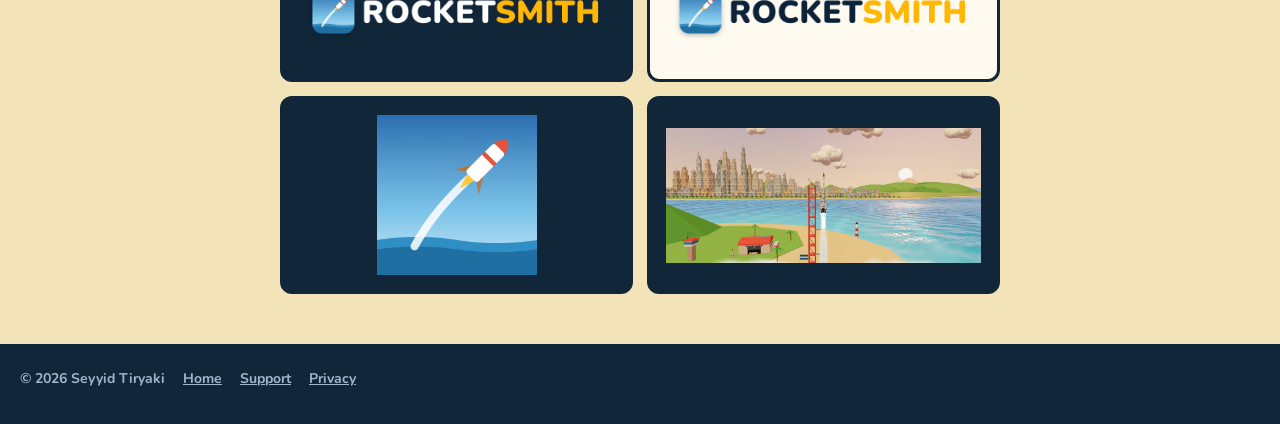
<file: press.html>
<!doctype html>
<html lang="en">
  <head>
    <meta charset="UTF-8" />
    <meta name="viewport" content="width=device-width, initial-scale=1" />
    <title>Rocketsmith press kit</title>
    <meta name="description" content="Press kit for Rocketsmith: fact sheet, description, trailer, screenshots, logo and icon." />
    <link rel="icon" href="img/icon.svg" type="image/svg+xml" />
    <link rel="stylesheet" href="site.css" />
  </head>
  <body>
    <nav class="top page"><a class="brand" href="./"><img src="img/icon.svg" alt="" width="34" height="34" /><b>ROCKET<span>SMITH</span></b></a></nav>
    <main class="page press">
      <h1>Press kit</h1>
      <p>All images and video may be used in coverage of the game. For promo codes, interviews or questions, write to <a href="mailto:seyyid.tiryaki@gmail.com?subject=Rocketsmith%20press">seyyid.tiryaki@gmail.com</a>.</p>
      <p class="ctas"><a class="btn primary" href="press/rocketsmith-press-kit.zip" download>Download everything (zip)</a><a class="btn" href="play/">Play the free demo</a></p>

      <h2>Fact sheet</h2>
      <table class="facts">
        <tr><th>Developer</th><td>Seyyid Tiryaki, solo developer, Austria</td></tr>
        <tr><th>Release date</th><td>1 December 2026 (planned)</td></tr>
        <tr><th>Platforms</th><td>Android (<a href="https://play.google.com/store/apps/details?id=com.seyyid.rocketengineer">Google Play</a>). iPhone and iPad (App Store) and PC (Steam) are planned. Free demo in any web browser.</td></tr>
        <tr><th>Price</th><td>€1.99 / $1.99 on iPhone, iPad and Android. $7.99 on Steam. No ads, no in-app purchases.</td></tr>
        <tr><th>Genre</th><td>Physics, building, simulation</td></tr>
        <tr><th>Age rating</th><td>13+ (cartoon violence: ships sink, crews always escape)</td></tr>
        <tr><th>Languages</th><td>English</td></tr>
        <tr><th>Website</th><td><a href="./">seyyidt.github.io/rocketsmith</a></td></tr>
      </table>

      <h2>In one sentence</h2>
      <p>Build rockets from parts, launch them off a beach and sink a cartoon navy, farther and farther out at sea.</p>

      <h2>Description</h2>
      <p>Rocketsmith is a physics game about engineering. You start with a firecracker on a rail and a pile of cash. Every ship you hit pays, and the farther out it sails, the more it's worth. Spend the money on bigger engines, more fuel and smarter warheads, and push farther out: from rafts a few hundred meters off the beach to the Baron's sea fortress 70 km away.</p>
      <p>Every flight is simulated. A rocket that's too heavy falls short; one with its fins in the wrong place flips over, and the workshop shows you why. Stack warheads, tanks, engines, fins and separators into multi-stage rockets with strap-on boosters, build jet and ramjet cruise missiles that skim the waves, or fly through space and survive re-entry.</p>
      <p>Seventeen contracts from the generals tell the story, and a job board hands out a new job for every one you finish. The enemy is the fictional Baron von Kaboom, and every crew escapes in its lifeboats.</p>

      <h2>Features</h2>
      <ul>
        <li>59 rocket parts and 10 launch sites, from a beach rail to a missile silo</li>
        <li>Multi-stage rockets, strap-on boosters, cruise missiles with wings and an autopilot</li>
        <li>Cluster bombs, torpedoes, decoys, re-entry vehicles and MIRVs</li>
        <li>A built-in illustrated guide that explains thrust, stability and staging</li>
        <li>17 contracts, a job board that never runs dry, and free flight over an endless ocean</li>
        <li>A kill cam for every hit</li>
        <li>Original soundtrack and sound effects, composed in code</li>
        <li>No ads, no in-app purchases, no timers. Plays offline.</li>
      </ul>

      <h2>About the developer</h2>
      <p>Rocketsmith is made by Seyyid Tiryaki, a one-person studio in Austria. Design, code, art, music and sound are all made for the game.</p>

      <h2>Trailer</h2>
      <video class="trailer" src="trailer.mp4" poster="img/trailer-poster.jpg" controls playsinline preload="none"></video>
      <p class="note"><a href="trailer.mp4" download>Download the trailer (MP4, 1920 × 886)</a></p>

      <h2>Screenshots</h2>
      <p class="note">1920 × 1080. Click for the full image.</p>
      <div class="pressgrid">
        <a href="press/screenshot-1-hit.jpg"><img src="press/screenshot-1-hit.jpg" alt="A rocket hits a freighter: DIRECT HIT" loading="lazy" /></a>
        <a href="press/screenshot-2-workshop.jpg"><img src="press/screenshot-2-workshop.jpg" alt="The workshop with a two-stage rocket on the pad" loading="lazy" /></a>
        <a href="press/screenshot-3-cruise.jpg"><img src="press/screenshot-3-cruise.jpg" alt="A cruise missile skims the waves toward ships" loading="lazy" /></a>
        <a href="press/screenshot-4-space.jpg"><img src="press/screenshot-4-space.jpg" alt="A rocket climbs into space" loading="lazy" /></a>
        <a href="press/screenshot-5-report.jpg"><img src="press/screenshot-5-report.jpg" alt="The flight report with payouts and a flight chart" loading="lazy" /></a>
        <a href="press/screenshot-6-hub.jpg"><img src="press/screenshot-6-hub.jpg" alt="The main screen with the job board and contracts" loading="lazy" /></a>
        <a href="press/screenshot-7-launch.jpg"><img src="press/screenshot-7-launch.jpg" alt="Lift-off from the beach at golden hour" loading="lazy" /></a>
      </div>

      <h2>Logo, icon and key art</h2>
      <div class="pressgrid logos">
        <a href="press/logo-white.png" class="ondark"><img src="press/logo-white.png" alt="Rocketsmith logo, white text" loading="lazy" /></a>
        <a href="press/logo-navy.png" class="onlight"><img src="press/logo-navy.png" alt="Rocketsmith logo, navy text" loading="lazy" /></a>
        <a href="press/icon-1024.png"><img src="press/icon-1024.png" alt="App icon" loading="lazy" /></a>
        <a href="press/key-art-3840x1646.jpg"><img src="press/key-art-3840x1646.jpg" alt="Key art: lift-off at golden hour" loading="lazy" /></a>
      </div>
    </main>
    <footer>
      <span>© 2026 Seyyid Tiryaki</span>
      <a href="./">Home</a>
      <a href="support.html">Support</a>
      <a href="privacy.html">Privacy</a>
    </footer>
  </body>
</html>
</file>
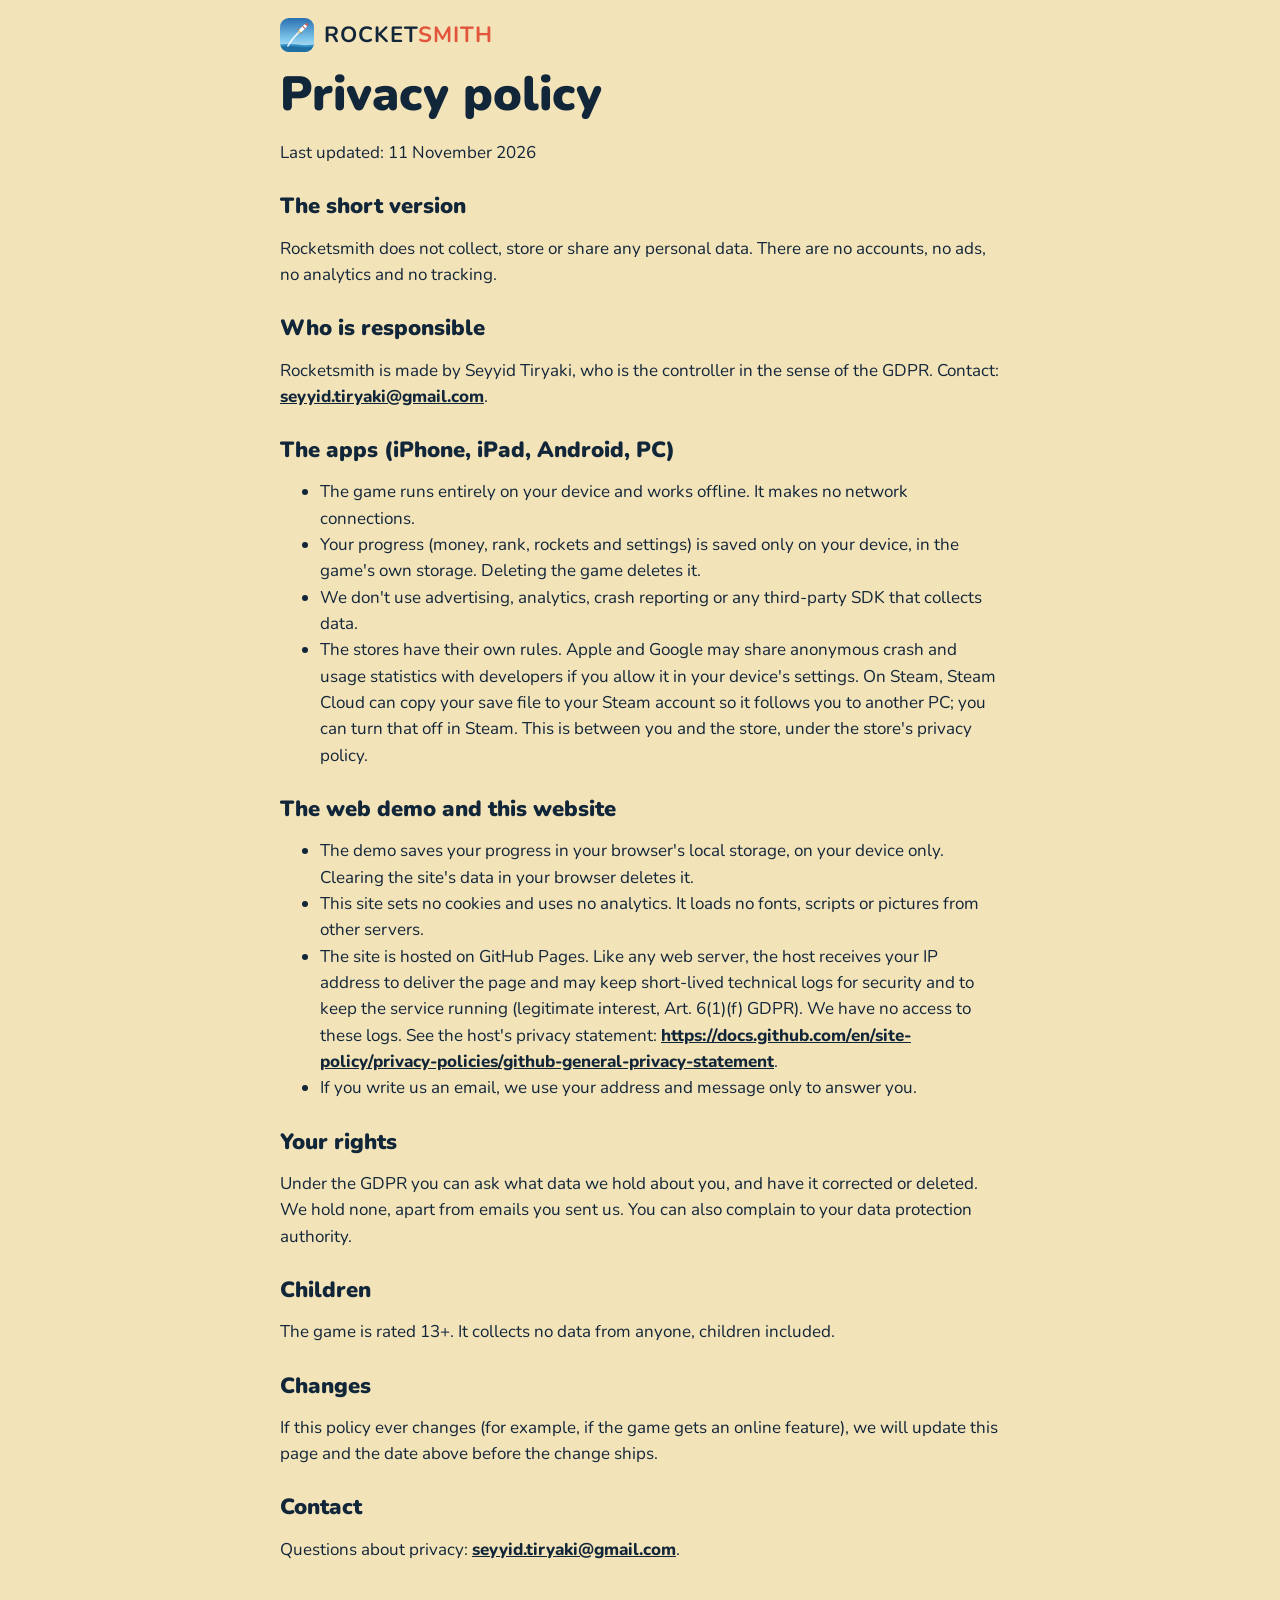
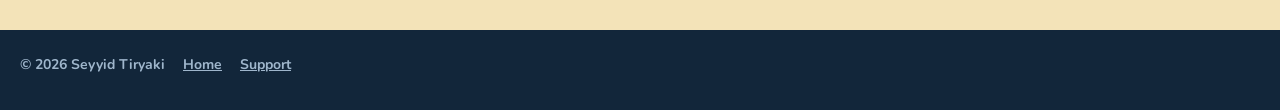
<file: privacy.html>
<!doctype html>
<html lang="en">
  <head>
    <meta charset="UTF-8" />
    <meta name="viewport" content="width=device-width, initial-scale=1" />
    <title>Rocketsmith privacy policy</title>
    <link rel="icon" href="img/icon.svg" type="image/svg+xml" />
    <link rel="stylesheet" href="site.css" />
  </head>
  <body>
    <nav class="top page"><a class="brand" href="./"><img src="img/icon.svg" alt="" width="34" height="34" /><b>ROCKET<span>SMITH</span></b></a></nav>
    <main class="page">
      <h1>Privacy policy</h1>
      <p>Last updated: 11 November 2026</p>

      <h2>The short version</h2>
      <p>Rocketsmith does not collect, store or share any personal data. There are no accounts, no ads, no analytics and no tracking.</p>

      <h2>Who is responsible</h2>
      <p>Rocketsmith is made by Seyyid Tiryaki, who is the controller in the sense of the GDPR. Contact: <a href="mailto:seyyid.tiryaki@gmail.com">seyyid.tiryaki@gmail.com</a>.</p>

      <h2>The apps (iPhone, iPad, Android, PC)</h2>
      <ul>
        <li>The game runs entirely on your device and works offline. It makes no network connections.</li>
        <li>Your progress (money, rank, rockets and settings) is saved only on your device, in the game's own storage. Deleting the game deletes it.</li>
        <li>We don't use advertising, analytics, crash reporting or any third-party SDK that collects data.</li>
        <li>The stores have their own rules. Apple and Google may share anonymous crash and usage statistics with developers if you allow it in your device's settings. On Steam, Steam Cloud can copy your save file to your Steam account so it follows you to another PC; you can turn that off in Steam. This is between you and the store, under the store's privacy policy.</li>
      </ul>

      <h2>The web demo and this website</h2>
      <ul>
        <li>The demo saves your progress in your browser's local storage, on your device only. Clearing the site's data in your browser deletes it.</li>
        <li>This site sets no cookies and uses no analytics. It loads no fonts, scripts or pictures from other servers.</li>
        <li>The site is hosted on GitHub Pages. Like any web server, the host receives your IP address to deliver the page and may keep short-lived technical logs for security and to keep the service running (legitimate interest, Art. 6(1)(f) GDPR). We have no access to these logs. See the host's privacy statement: <a href="https://docs.github.com/en/site-policy/privacy-policies/github-general-privacy-statement">https://docs.github.com/en/site-policy/privacy-policies/github-general-privacy-statement</a>.</li>
        <li>If you write us an email, we use your address and message only to answer you.</li>
      </ul>

      <h2>Your rights</h2>
      <p>Under the GDPR you can ask what data we hold about you, and have it corrected or deleted. We hold none, apart from emails you sent us. You can also complain to your data protection authority.</p>

      <h2>Children</h2>
      <p>The game is rated 13+. It collects no data from anyone, children included.</p>

      <h2>Changes</h2>
      <p>If this policy ever changes (for example, if the game gets an online feature), we will update this page and the date above before the change ships.</p>

      <h2>Contact</h2>
      <p>Questions about privacy: <a href="mailto:seyyid.tiryaki@gmail.com">seyyid.tiryaki@gmail.com</a>.</p>
    </main>
    <footer>
      <span>© 2026 Seyyid Tiryaki</span>
      <a href="./">Home</a>
      <a href="support.html">Support</a>
    </footer>
  </body>
</html>
</file>
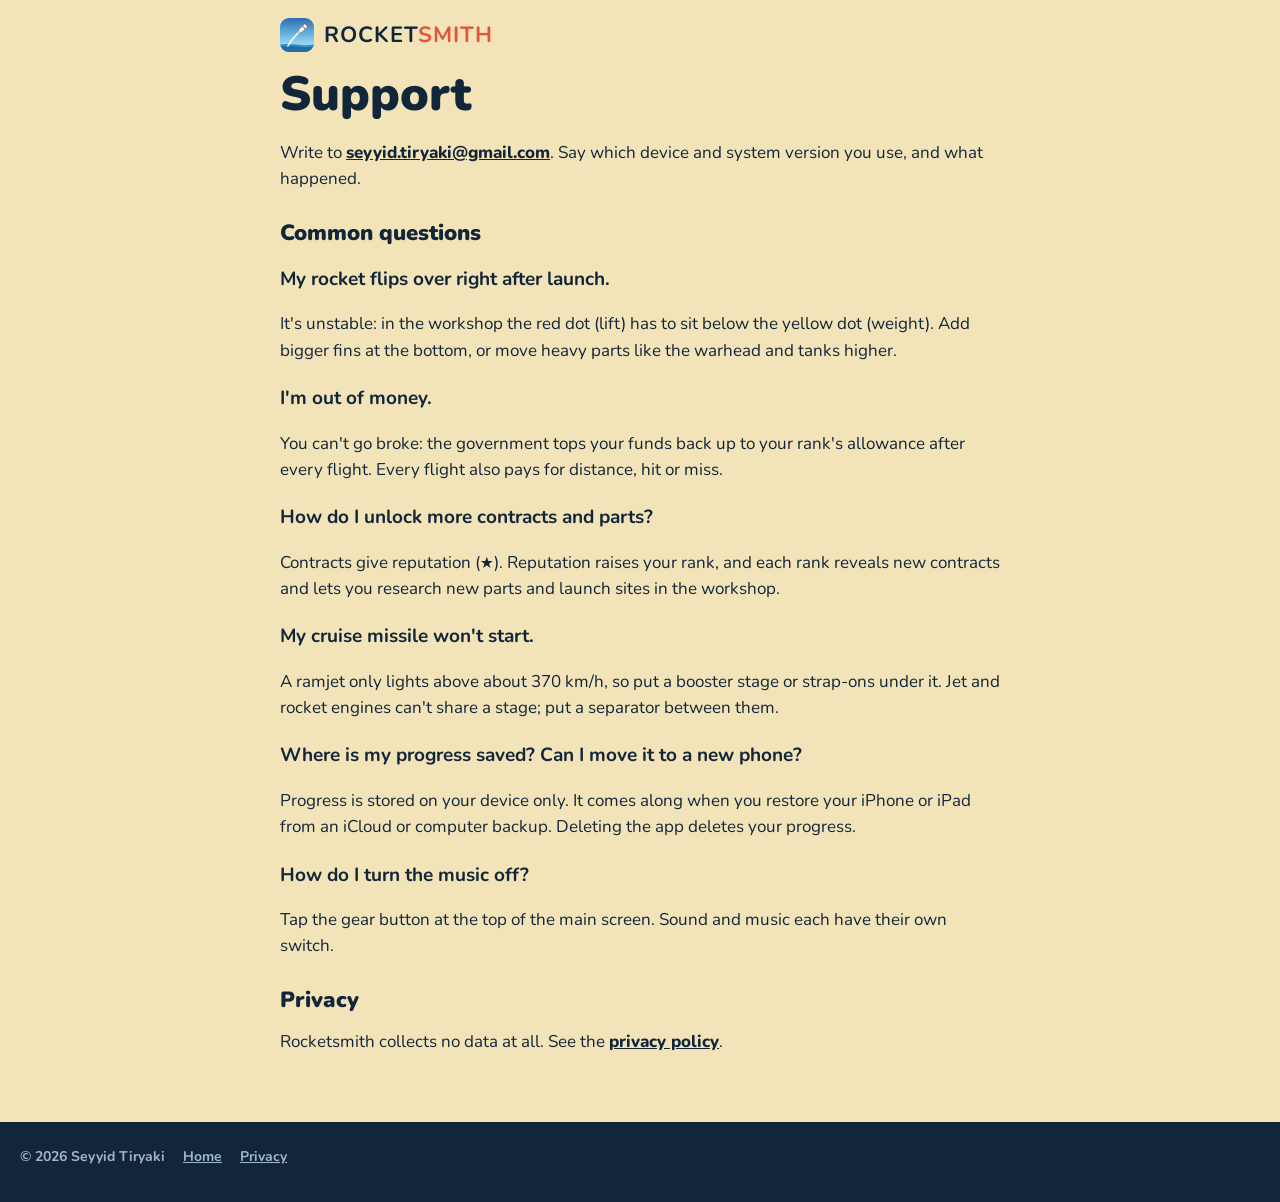
<file: support.html>
<!doctype html>
<html lang="en">
  <head>
    <meta charset="UTF-8" />
    <meta name="viewport" content="width=device-width, initial-scale=1" />
    <title>Rocketsmith support</title>
    <link rel="icon" href="img/icon.svg" type="image/svg+xml" />
    <link rel="stylesheet" href="site.css" />
  </head>
  <body>
    <nav class="top page"><a class="brand" href="./"><img src="img/icon.svg" alt="" width="34" height="34" /><b>ROCKET<span>SMITH</span></b></a></nav>
    <main class="page">
      <h1>Support</h1>
      <p>Write to <a href="mailto:seyyid.tiryaki@gmail.com?subject=Rocketsmith">seyyid.tiryaki@gmail.com</a>. Say which device and system version you use, and what happened.</p>

      <h2>Common questions</h2>

      <h3>My rocket flips over right after launch.</h3>
      <p>It's unstable: in the workshop the red dot (lift) has to sit below the yellow dot (weight). Add bigger fins at the bottom, or move heavy parts like the warhead and tanks higher.</p>

      <h3>I'm out of money.</h3>
      <p>You can't go broke: the government tops your funds back up to your rank's allowance after every flight. Every flight also pays for distance, hit or miss.</p>

      <h3>How do I unlock more contracts and parts?</h3>
      <p>Contracts give reputation (★). Reputation raises your rank, and each rank reveals new contracts and lets you research new parts and launch sites in the workshop.</p>

      <h3>My cruise missile won't start.</h3>
      <p>A ramjet only lights above about 370 km/h, so put a booster stage or strap-ons under it. Jet and rocket engines can't share a stage; put a separator between them.</p>

      <h3>Where is my progress saved? Can I move it to a new phone?</h3>
      <p>Progress is stored on your device only. It comes along when you restore your iPhone or iPad from an iCloud or computer backup. Deleting the app deletes your progress.</p>

      <h3>How do I turn the music off?</h3>
      <p>Tap the gear button at the top of the main screen. Sound and music each have their own switch.</p>

      <h2>Privacy</h2>
      <p>Rocketsmith collects no data at all. See the <a href="privacy.html">privacy policy</a>.</p>
    </main>
    <footer>
      <span>© 2026 Seyyid Tiryaki</span>
      <a href="./">Home</a>
      <a href="privacy.html">Privacy</a>
    </footer>
  </body>
</html>
</file>
<file: site.css>
/* The website wears the game's own look: its daytime sky and sea, the sand of the
   launch beach, the HUD's navy panels with yellow numbers, and chunky outlined
   shapes with hard shadows. Flat colors only: no glows and no frosted glass. */
/* Fonts served from this site (SIL Open Font License, fonts/OFL.txt): nothing is
   loaded from other servers. */
@font-face {
  font-family: 'Nunito';
  font-style: normal;
  font-weight: 200 1000;
  font-display: swap;
  src: url(fonts/nunito-latin.woff2) format('woff2');
  unicode-range: U+0000-00FF, U+0131, U+0152-0153, U+02BB-02BC, U+02C6, U+02DA, U+02DC, U+0304, U+0308, U+0329, U+2000-206F, U+20AC, U+2122, U+2191, U+2193, U+2212, U+2215, U+FEFF, U+FFFD;
}

@font-face {
  font-family: 'Nunito';
  font-style: normal;
  font-weight: 200 1000;
  font-display: swap;
  src: url(fonts/nunito-latin-ext.woff2) format('woff2');
  unicode-range: U+0100-02BA, U+02BD-02C5, U+02C7-02CC, U+02CE-02D7, U+02DD-02FF, U+1D00-1DBF, U+1E00-1E9F, U+1EF2-1EFF, U+2020, U+20A0-20AB, U+20AD-20C0, U+2113, U+2C60-2C7F, U+A720-A7FF;
}

/* The few signs Nunito has no drawing for: star, arrows, triangles, delta, ≈, ∞, ✓ and ✕. */
@font-face {
  font-family: 'Rocketsmith Symbols';
  font-display: swap;
  src: url(fonts/symbols-math.woff2) format('woff2');
  unicode-range: U+0394, U+2190-2194, U+221E, U+2248, U+25B2, U+25B6, U+25B8, U+25BC, U+25C0, U+2605, U+2713;
}

@font-face {
  font-family: 'Rocketsmith Symbols';
  font-display: swap;
  src: url(fonts/symbols-2.woff2) format('woff2');
  unicode-range: U+2715;
}

:root {
  --ink: #12263a;
  --ink-soft: #3d566e;
  --sky-top: #4a9bd8;
  --sky: #8fcdf0;
  --haze: #dff2fb;
  --sea: #3fa9d8;
  --sea-deep: #1f6f9f;
  --sand: #f3e3b8;
  --sand-dark: #e3cd95;
  --paper: #fffaf0;
  --yellow: #ffc93c;
  --red: #e2543b;
  --hud: #12263a;
  --hud-muted: #9fb6cc;
  --font: 'Nunito', 'Rocketsmith Symbols', system-ui, -apple-system, 'Segoe UI', sans-serif;
  --edge: 3px solid var(--ink);
  --drop: 0 5px 0 var(--ink);
  color-scheme: light;
}

* {
  box-sizing: border-box;
}

body {
  margin: 0;
  background: var(--sand);
  color: var(--ink);
  font: 17px/1.55 var(--font);
  -webkit-font-smoothing: antialiased;
}

a {
  color: inherit;
}

.wrap {
  position: relative;
  max-width: 1120px;
  margin: 0 auto;
  padding: 0 20px;
}

/* ---------- top bar, in the HUD's navy. On the landing page it slides in once the
   hero (which carries the big logo) has scrolled away; see the script there. ---------- */

.bar {
  position: sticky;
  top: 0;
  z-index: 50;
  background: var(--ink);
  border-bottom: 3px solid #0a1826;
}

.js .bar {
  position: fixed;
  left: 0;
  right: 0;
  transform: translateY(-100%);
  visibility: hidden;
  transition:
    transform 0.25s ease,
    visibility 0s 0.25s;
}

.js .bar.show {
  transform: none;
  visibility: visible;
  transition: transform 0.25s ease;
}

.top {
  display: flex;
  align-items: center;
  justify-content: space-between;
  padding-top: 10px;
  padding-bottom: 10px;
}

.brand {
  display: flex;
  align-items: center;
  gap: 10px;
  color: #fff;
  text-decoration: none;
  font-weight: 900;
  font-size: 22px;
  letter-spacing: 1px;
}

.brand img {
  border-radius: 9px;
}

.brand b span {
  color: var(--yellow);
}

/* The logo at the top of the hero: the bar's brand, larger, outlined like the headline. */
.herotop {
  position: absolute;
  top: clamp(16px, 3vw, 32px);
  left: 0;
  right: 0;
}

.brand.big {
  display: inline-flex;
  gap: clamp(10px, 1.4vw, 16px);
  font-size: clamp(26px, 3.6vw, 44px);
  letter-spacing: 2px;
  text-shadow:
    2px 2px 0 var(--ink),
    -1px -1px 0 var(--ink),
    1px -1px 0 var(--ink),
    -1px 1px 0 var(--ink);
}

.brand.big img {
  width: clamp(44px, 5.4vw, 68px);
  height: auto;
  border: var(--edge);
  border-radius: 24%;
  box-shadow: 0 4px 0 var(--ink);
}

.navlink {
  padding: 5px 16px;
  border-radius: 12px;
  background: var(--yellow);
  color: var(--ink);
  font-weight: 900;
  text-decoration: none;
  white-space: nowrap;
}

/* ---------- hero: the game itself, filmed without its HUD ---------- */

.hero {
  position: relative;
  display: flex;
  align-items: flex-end;
  height: clamp(430px, 43.75vw, 640px);
  overflow: hidden;
  background: var(--sea-deep);
  border-bottom: 4px solid var(--ink);
}

.herovid {
  position: absolute;
  inset: 0;
  width: 100%;
  height: 100%;
  object-fit: cover;
}

.hero .wrap {
  width: 100%;
  padding-bottom: clamp(18px, 3vw, 36px);
}

/* On the footage the label gets the same navy chip as the stores, in yellow. */
.hero .stores .soon {
  margin-right: 0;
  padding: 9px 12px;
  border-radius: 12px;
  background: var(--ink);
  color: var(--yellow);
  font-size: 12px;
}

/* Big words over the picture, the way the game shouts DIRECT HIT. */
h1 {
  margin: 0 0 clamp(14px, 2vw, 22px);
  font-size: clamp(36px, 6.2vw, 76px);
  line-height: 1;
  font-weight: 900;
  color: #fff;
  text-shadow:
    3px 3px 0 var(--ink),
    -1px -1px 0 var(--ink),
    1px -1px 0 var(--ink),
    -1px 1px 0 var(--ink),
    0 2px 0 var(--ink);
}

h1 span {
  color: var(--yellow);
}

.pitch {
  max-width: 860px;
  margin-left: max(0px, calc(50% - 560px));
  padding-top: 30px;
}

.lead {
  margin: 0;
  font-size: clamp(18px, 2.1vw, 22px);
  font-weight: 700;
}

.ctas {
  display: flex;
  flex-wrap: wrap;
  gap: 12px;
}

.ctas.center {
  justify-content: center;
}

/* Buttons are the game's FIRE button: flat color, thick outline, a hard edge below. */
.btn {
  display: inline-flex;
  align-items: center;
  justify-content: center;
  min-height: 54px;
  padding: 10px 28px;
  border: var(--edge);
  border-radius: 16px;
  background: var(--paper);
  color: var(--ink);
  font-weight: 900;
  font-size: 19px;
  text-decoration: none;
  box-shadow: var(--drop);
  transition:
    transform 0.08s,
    box-shadow 0.08s;
}

.btn.primary {
  background: var(--yellow);
}

.btn:hover {
  transform: translateY(-1px);
  box-shadow: 0 6px 0 var(--ink);
}

.btn:active {
  transform: translateY(4px);
  box-shadow: 0 1px 0 var(--ink);
}

/* "Coming soon" and the three stores. */
.stores {
  display: flex;
  flex-wrap: wrap;
  align-items: center;
  gap: 8px;
  margin-top: 20px;
}

.stores .soon {
  margin-right: 4px;
  font-size: 13px;
  font-weight: 900;
  letter-spacing: 1.5px;
  text-transform: uppercase;
}

.badge {
  display: inline-flex;
  align-items: center;
  gap: 8px;
  padding: 7px 14px 7px 12px;
  border-radius: 12px;
  background: var(--ink);
  color: #fff;
  font-weight: 800;
  font-size: 15px;
  text-decoration: none;
}

/* Google's official badge. The picture carries its own clear space (a quarter of the
   badge's height on every side), so the margins pull it back in line with the rest. */
.play-badge {
  display: inline-flex;
  margin: -10px -8px -10px -12px;
}

.play-badge img {
  display: block;
  height: 68px;
  width: auto;
}

a.badge {
  background: var(--yellow);
  color: var(--ink);
  border: var(--edge);
  box-shadow: 0 3px 0 var(--ink);
}

.note {
  margin: 14px 0 0;
  font-size: 14px;
  font-weight: 700;
  color: var(--ink-soft);
}

/* ---------- the beach: everything below the hero ---------- */

main h2,
.final h2 {
  margin: 0 0 8px;
  font-size: clamp(28px, 3.8vw, 38px);
  font-weight: 900;
  line-height: 1.1;
}

.loops h2 {
  margin-bottom: 14px;
}

.final h2 {
  margin-bottom: 20px;
}

.film {
  padding-top: 68px;
}

.trailer {
  display: block;
  width: 100%;
  margin-top: 14px;
  aspect-ratio: 16 / 9;
  border: 4px solid var(--ink);
  border-radius: 22px;
  background: #000;
  box-shadow: 0 8px 0 var(--ink);
  object-fit: cover;
}

.loops {
  padding-top: 56px;
}

/* A strip of clips that scrolls sideways and snaps; it runs to the screen edge. */
.reel {
  display: flex;
  gap: 18px;
  overflow-x: auto;
  scroll-snap-type: x mandatory;
  padding: 4px 20px 16px;
  margin: 0 -20px;
  scrollbar-width: thin;
  scrollbar-color: var(--ink) transparent;
}

.reel figure {
  flex: 0 0 min(78vw, 520px);
  margin: 0;
  scroll-snap-align: center;
  background: var(--paper);
  border: var(--edge);
  border-radius: 18px;
  box-shadow: var(--drop);
  overflow: hidden;
}

.reel video {
  display: block;
  width: 100%;
  aspect-ratio: 16 / 9;
  object-fit: cover;
  background: var(--ink);
  border-bottom: var(--edge);
}

.reel figcaption {
  padding: 10px 14px 12px;
  font-size: 15px;
  font-weight: 700;
  color: var(--ink-soft);
}

.reel figcaption b {
  color: var(--ink);
  font-weight: 900;
}

.rows {
  display: grid;
  gap: 60px;
  padding-top: 64px;
}

.rowshead {
  margin-bottom: -24px !important;
}

.row {
  display: grid;
  grid-template-columns: minmax(0, 1.35fr) minmax(0, 1fr);
  gap: 40px;
  align-items: center;
}

.row.flip > a {
  order: 2;
}

/* Screenshots are pinned up like photos on the workshop wall: a little crooked. */
.row img,
.grid img {
  display: block;
  width: 100%;
  aspect-ratio: 16 / 9;
  object-fit: cover;
  border: 4px solid var(--ink);
  border-radius: 16px;
  background: var(--ink);
  box-shadow: 8px 8px 0 rgba(18, 38, 58, 0.22);
  transition: transform 0.15s;
}

.row > a img {
  transform: rotate(-1.2deg);
}

.row.flip > a img {
  transform: rotate(1.2deg);
}

a.zoom {
  display: block;
  cursor: zoom-in;
}

.row > a.zoom:hover img,
.grid a.zoom:hover img {
  transform: rotate(0) scale(1.015);
}

.row h2 {
  font-size: clamp(26px, 3.2vw, 34px);
}

.row p {
  margin: 0;
  font-weight: 600;
  color: var(--ink-soft);
}

/* The label over each feature: a contract number, like the generals' cards in the game. */
.stamp {
  display: inline-flex;
  align-items: center;
  gap: 8px;
  margin-bottom: 12px;
  padding: 2px 12px 2px 2px;
  border: 2px solid var(--ink);
  border-radius: 999px;
  background: var(--paper);
  font-size: 12px;
  font-weight: 900;
  letter-spacing: 1.5px;
  text-transform: uppercase;
}

.stamp b {
  min-width: 24px;
  padding: 2px 8px;
  text-align: center;
  border-radius: 999px;
  background: var(--ink);
  color: var(--yellow);
}

.gallery {
  padding-top: 68px;
}

.grid {
  display: grid;
  grid-template-columns: repeat(3, minmax(0, 1fr));
  gap: 18px;
  margin-top: 14px;
}

.grid img {
  border-width: 3px;
  border-radius: 14px;
  box-shadow: 5px 5px 0 rgba(18, 38, 58, 0.22);
}

.grid a:nth-child(odd) img {
  transform: rotate(-0.8deg);
}

.grid a:nth-child(even) img {
  transform: rotate(0.8deg);
}

#lightbox {
  padding: 0;
  border: 0;
  background: none;
  max-width: 96vw;
  max-height: 94vh;
  cursor: zoom-out;
}

#lightbox::backdrop {
  background: rgba(18, 38, 58, 0.9);
}

#lightbox img {
  display: block;
  max-width: 96vw;
  max-height: 94vh;
  border: 4px solid var(--paper);
  border-radius: 14px;
}

.list {
  padding: 68px 0 70px;
}

.list h2 {
  margin-bottom: 16px;
}

.list ul {
  margin: 0;
  padding: 22px 26px;
  list-style: none;
  display: grid;
  grid-template-columns: repeat(2, minmax(0, 1fr));
  gap: 12px 30px;
  border: var(--edge);
  border-radius: 18px;
  background: var(--paper);
  box-shadow: var(--drop);
  font-weight: 800;
}

/* A warhead-red nose cone for a bullet. */
.list li {
  position: relative;
  padding-left: 24px;
}

.list li::before {
  content: '';
  position: absolute;
  left: 0;
  top: 0.38em;
  border-left: 12px solid var(--red);
  border-top: 7px solid transparent;
  border-bottom: 7px solid transparent;
}

/* ---------- the last call: golden hour, a rocket on its way up ---------- */

.final {
  position: relative;
  overflow: hidden;
  padding: 200px 0 150px;
  text-align: center;
  background: linear-gradient(180deg, #f08a4b 0%, #f7b267 45%, #fbe3b0 100%);
  border-top: 4px solid var(--ink);
}

.final::after {
  content: '';
  position: absolute;
  left: 0;
  right: 0;
  bottom: 0;
  height: 84px;
  background: linear-gradient(180deg, #3d8fbd 0%, #1b5f8f 100%);
  border-top: 2px solid rgba(255, 255, 255, 0.7);
}

.final p {
  margin: 0 0 20px;
  font-weight: 700;
}

.final .stores {
  justify-content: center;
}

/* A rocket crosses the evening sky on a steady climb, trailing smoke. */
.liftoff {
  position: absolute;
  left: 0;
  top: 0;
  width: 60px;
  height: 340px;
  transform-origin: 50% 50%;
  animation: climb 9s linear infinite;
}

.liftoff img {
  display: block;
  width: 100%;
}

.liftoff i {
  position: absolute;
  left: 14px;
  bottom: 0;
  width: 32px;
  height: 32px;
  border-radius: 50%;
  background: #fff8ea;
  opacity: 0;
  animation: trail 1.6s linear infinite;
}

.liftoff i:nth-child(2) {
  animation-delay: -0.32s;
}
.liftoff i:nth-child(3) {
  animation-delay: -0.64s;
}
.liftoff i:nth-child(4) {
  animation-delay: -0.96s;
}
.liftoff i:nth-child(5) {
  animation-delay: -1.28s;
}

@keyframes trail {
  from {
    transform: translateY(0) scale(0.4);
    opacity: 0.9;
  }
  to {
    transform: translateY(330px) scale(2.2);
    opacity: 0;
  }
}

/* A shallow climb through the strip of sky above the words: 14 up for every 145 across,
   with the nose turned to match. */
@keyframes climb {
  from {
    transform: translate(-30vw, -50px) rotate(84.5deg);
  }
  to {
    transform: translate(115vw, calc(-50px - 14vw)) rotate(84.5deg);
  }
}

/* ---------- the margin rocket (wide screens only) ----------
   A rocket dives down the empty left margin as the page scrolls, trailing smoke, and
   hits a ship by the footer. The script on the landing page moves it. */

.dive,
.target {
  display: none;
}

@media (min-width: 1340px) and (prefers-reduced-motion: no-preference) {
  .dive {
    display: block;
    position: fixed;
    z-index: 1;
    top: 0;
    /* The middle of the margin beside the 1120px column. */
    left: calc((100vw - 1120px) / 4 - 20px);
    width: 40px;
    pointer-events: none;
  }

  /* The hero covers the rocket until the page has scrolled past it. */
  .hero {
    z-index: 2;
  }

  /* Nose at the element's bottom edge, so translateY(n) puts the nose n below the top. */
  .missile {
    position: absolute;
    left: 0;
    bottom: 100%;
    width: 100%;
    will-change: transform;
  }

  .missile img {
    display: block;
    width: 100%;
    transform: rotate(180deg);
  }

  /* Smoke: two rows of puffs above the rocket, thinning out upward. */
  .smoke {
    position: absolute;
    left: -11px;
    right: -11px;
    bottom: calc(100% - 26px);
    height: 62vh;
    background:
      radial-gradient(circle, #fff8ea 0 46%, transparent 48%) 0 0 / 34px 30px repeat-y,
      radial-gradient(circle, #fff8ea 0 46%, transparent 48%) 26px 15px / 34px 30px repeat-y,
      radial-gradient(circle, #fff8ea 0 46%, transparent 48%) 12px 8px / 38px 44px repeat-y;
    -webkit-mask-image: linear-gradient(to top, #000 10%, rgba(0, 0, 0, 0.45) 55%, transparent);
    mask-image: linear-gradient(to top, #000 10%, rgba(0, 0, 0, 0.45) 55%, transparent);
    opacity: 0.9;
  }

  .dive.boom .missile {
    visibility: hidden;
  }

  /* The explosion: three flat discs that pop at the nose and fade. */
  .blast {
    position: absolute;
    left: 50%;
    top: var(--nose, 0);
  }

  .blast i {
    position: absolute;
    left: 0;
    top: 0;
    width: 150px;
    height: 150px;
    margin: -75px;
    border-radius: 50%;
    border: var(--edge);
    background: var(--yellow);
    transform: scale(0);
    opacity: 0;
  }

  .blast i:nth-child(2) {
    width: 100px;
    height: 100px;
    margin: -50px;
    background: var(--red);
  }

  .blast i:nth-child(3) {
    width: 54px;
    height: 54px;
    margin: -27px;
    background: var(--paper);
  }

  .dive.boom .blast i {
    animation: pop 0.9s ease-out forwards;
  }

  .dive.boom .blast i:nth-child(2) {
    animation-delay: 0.07s;
  }

  .dive.boom .blast i:nth-child(3) {
    animation-delay: 0.14s;
  }

  @keyframes pop {
    0% {
      transform: scale(0);
      opacity: 1;
    }
    45% {
      transform: scale(1);
      opacity: 1;
    }
    100% {
      transform: scale(1.25);
      opacity: 0;
    }
  }

  /* The ship floats in the strip of sea at the bottom of the last section; the sea
     (drawn after it) hides its keel. Hit, it goes down by the bow and the crew rows off. */
  .target {
    display: block;
    position: absolute;
    left: calc((100vw - 1120px) / 4 - 60px);
    bottom: 58px;
    width: 120px;
    overflow: visible;
  }

  .target .boat {
    transform-origin: 60px 50px;
    transition: transform 0.5s ease-out;
  }

  .target.hit .boat {
    transform: translateY(34px) rotate(-16deg);
    transition: transform 1.6s ease-in 0.25s;
  }

  .target .raft {
    opacity: 0;
    transition:
      opacity 0.2s,
      transform 0.5s;
  }

  .target.hit .raft {
    opacity: 1;
    transform: translateX(-46px);
    transition:
      opacity 0.3s 0.5s,
      transform 2.4s ease-out 0.5s;
  }
}

footer {
  background: var(--ink);
  color: var(--hud-muted);
  font-size: 14px;
  font-weight: 700;
}

footer .wrap,
footer:not(:has(.wrap)) {
  display: flex;
  flex-wrap: wrap;
  gap: 18px;
  padding-top: 24px;
  padding-bottom: 34px;
}

/* The trademark line a store's badge asks for, on a line of its own. */
footer .marks {
  flex-basis: 100%;
  margin: 0;
  font-size: 12px;
  font-weight: 600;
}

footer:not(:has(.wrap)) {
  padding-left: 20px;
  padding-right: 20px;
}

/* ---------- text pages: privacy, support, press kit ---------- */

.top.page {
  max-width: 760px;
  margin: 0 auto;
  padding: 18px 20px;
}

.top.page .brand {
  color: var(--ink);
}

.top.page .brand b span {
  color: var(--red);
}

.page {
  max-width: 760px;
  margin: 0 auto;
  padding: 0 20px 50px;
}

.page h1 {
  font-size: clamp(34px, 6vw, 48px);
  color: var(--ink);
  text-shadow: none;
}

.page h2 {
  margin: 28px 0 6px;
  font-size: 22px;
}

.page h3 {
  margin: 20px 0 4px;
  font-size: 19px;
}

.page a {
  font-weight: 800;
}

.press .ctas {
  margin: 18px 0 8px;
}

.press .trailer {
  margin-top: 8px;
}

.facts {
  width: 100%;
  border-collapse: collapse;
}

.facts th,
.facts td {
  padding: 8px 10px;
  border-bottom: 2px solid rgba(18, 38, 58, 0.15);
  text-align: left;
  vertical-align: top;
}

.facts th {
  width: 34%;
  color: var(--ink-soft);
  font-weight: 900;
}

.pressgrid {
  display: grid;
  grid-template-columns: repeat(2, minmax(0, 1fr));
  gap: 14px;
}

.pressgrid a {
  display: block;
  border: var(--edge);
  border-radius: 12px;
  overflow: hidden;
  background: var(--ink);
}

.pressgrid img {
  display: block;
  width: 100%;
}

.pressgrid.logos a {
  display: grid;
  place-items: center;
  padding: 16px;
  min-height: 140px;
}

.pressgrid.logos .onlight {
  background: var(--paper);
}

.pressgrid.logos img {
  width: auto;
  max-width: 100%;
  max-height: 160px;
}

/* ---------- small screens ---------- */

@media (max-width: 720px) {
  .brand {
    font-size: 19px;
    gap: 8px;
  }
  .brand img {
    width: 32px;
    height: 32px;
  }
  .navlink {
    padding: 4px 12px;
    font-size: 15px;
  }
  .list ul,
  .row,
  .pressgrid {
    grid-template-columns: 1fr;
  }
  .row {
    gap: 16px;
  }
  .row.flip > a {
    order: 0;
  }
  .rows {
    gap: 44px;
  }
  .grid {
    grid-template-columns: repeat(2, minmax(0, 1fr));
  }
  .pitch {
    padding-top: 22px;
  }
  .ctas .btn {
    width: 100%;
  }
  .liftoff {
    width: 40px;
    height: 227px;
  }
  .final {
    padding-top: 150px;
  }
}

@media (prefers-reduced-motion: reduce) {
  .liftoff {
    display: none;
  }
  .js .bar,
  .js .bar.show {
    transition: none;
  }
}
</file>
<file: play/assets/index-CPs0ruLv.css>
@font-face{font-family:Nunito;font-style:normal;font-weight:200 1000;font-display:block;src:url(./nunito-latin-BzFMHfZw.woff2)format("woff2");unicode-range:U+??,U+131,U+152-153,U+2BB-2BC,U+2C6,U+2DA,U+2DC,U+304,U+308,U+329,U+2000-206F,U+20AC,U+2122,U+2191,U+2193,U+2212,U+2215,U+FEFF,U+FFFD}@font-face{font-family:Nunito;font-style:normal;font-weight:200 1000;font-display:block;src:url(./nunito-latin-ext-CXYtwYOx.woff2)format("woff2");unicode-range:U+100-2BA,U+2BD-2C5,U+2C7-2CC,U+2CE-2D7,U+2DD-2FF,U+1D00-1DBF,U+1E00-1E9F,U+1EF2-1EFF,U+2020,U+20A0-20AB,U+20AD-20C0,U+2113,U+2C60-2C7F,U+A720-A7FF}@font-face{font-family:Rocketsmith Symbols;font-display:block;src:url([data-uri])format("woff2");unicode-range:U+394,U+2190-2194,U+221E,U+2248,U+25B2,U+25B6,U+25B8,U+25BC,U+25C0,U+2605,U+2713}@font-face{font-family:Rocketsmith Symbols;font-display:block;src:url([data-uri])format("woff2");unicode-range:U+2715}:root{--panel:#091c30bd;--panel-solid:#0c2238;--line:#ffffff1f;--text:#f4f8fc;--muted:#9fb6cc;--accent:#ffc93c;--red:#ff5a4e;--green:#4ade80;--blue:#4cc9f0;--purple:#a78bfa;--radius:16px;--font:"Nunito", "Rocketsmith Symbols", system-ui, -apple-system, sans-serif;--safe-l:env(safe-area-inset-left,0px);--safe-r:env(safe-area-inset-right,0px);--safe-b:env(safe-area-inset-bottom,0px);--safe-w:calc(100vw - var(--safe-l) - var(--safe-r));--z-popover:3;--z-menu:5;--z-confetti:5;--z-overlay:6;--z-tour:8;--z-rotate:10;--z-flash:60;--z-paused:200}*{box-sizing:border-box;-webkit-tap-highlight-color:transparent}html,body{-webkit-text-size-adjust:100%;-moz-text-size-adjust:100%;text-size-adjust:100%;height:100%;color:var(--text);font-family:var(--font);-webkit-user-select:none;user-select:none;touch-action:none;overscroll-behavior:none;background:#cdeaf6;margin:0;overflow:hidden}#c{width:100%;height:100%;display:block;position:fixed;inset:0}#vignette{pointer-events:none;background:radial-gradient(75% 80% at 50% 45%,#0000 60%,#05142838);position:fixed;inset:0}#ui{pointer-events:none;position:fixed;inset:0}#ui>*{pointer-events:none}.screen{display:none;position:absolute;inset:0}.screen.on{display:block}.panel{background:var(--panel);-webkit-backdrop-filter:blur(14px)saturate(1.3);border:1px solid var(--line);border-radius:var(--radius);pointer-events:auto;box-shadow:0 10px 40px #00142840}button{color:inherit;cursor:pointer;pointer-events:auto;border:none;font-family:inherit}.btn{border:1px solid var(--line);background:#ffffff1f;border-radius:12px;padding:10px 16px;font-size:15px;font-weight:700;transition:transform 80ms,background .15s;background-origin:border-box!important}.btn:hover{background:#fff3}.btn.panel{background:var(--panel)}.btn.panel:hover{background:#143250d9}.btn:active{transform:scale(.96)}.btn:disabled{opacity:.4;cursor:default;transform:none}.btn.primary{color:#3a2600;background:linear-gradient(#ffd65c,#f5b31b);border-color:#fff6;box-shadow:0 4px #b9800c,0 8px 20px #f5b31b59}.btn.primary:active{transform:translateY(2px)scale(.98);box-shadow:0 2px #b9800c}.btn.fire{color:#fff;letter-spacing:1px;background:radial-gradient(circle at 50% 35%,#ff7a6b,#e0352a);border:3px solid #fff9;font-size:22px;box-shadow:0 5px #9c1d14,0 10px 30px #e0352a80}.pill{background:var(--panel);border:1px solid var(--line);-webkit-backdrop-filter:blur(10px);pointer-events:auto;border-radius:999px;align-items:center;gap:6px;padding:6px 12px;font-weight:800;display:inline-flex}.muted{color:var(--muted)}#ui ::-webkit-scrollbar{width:12px;height:12px}#ui ::-webkit-scrollbar-track{background:0 0}#ui ::-webkit-scrollbar-corner{background:0 0}#ui ::-webkit-scrollbar-thumb{background:#ffffff3d content-box content-box;border:3px solid #0000;border-radius:99px}#ui ::-webkit-scrollbar-thumb:hover{background-color:#ffffff6b}#ui ::-webkit-scrollbar-thumb:active{background-color:var(--accent)}@supports not selector(::-webkit-scrollbar){#ui *{scrollbar-width:thin;scrollbar-color:#ffffff4d transparent}}#topbar{top:10px;left:calc(12px + var(--safe-l));right:calc(12px + var(--safe-r));pointer-events:none;align-items:center;gap:10px;display:flex;position:absolute}#topbar .brand{letter-spacing:.5px;text-shadow:0 2px 10px #00285073;pointer-events:none;font-size:20px;font-weight:900}#topbar .brand span{color:var(--accent)}#topbar .spacer{flex:1}#funds{color:var(--accent);font-size:17px}#funds.bump{animation:.5s bump}@keyframes bump{30%{transform:scale(1.18)}}.dev{opacity:.75;padding:6px 10px;font-size:12px}#topbar.hub #helpbtn,#fsbtn{display:none}body.browser #topbar.hub #fsbtn{display:flex}#rank{color:#e9ddff;cursor:pointer;pointer-events:auto;font-size:14px;position:relative;overflow:hidden}#rank .repnum{color:#d8b4fe;margin-left:4px;font-size:12px}#rank i{background:linear-gradient(90deg, var(--purple), #d8b4fe);height:3px;position:absolute;bottom:0;left:0}#topbar.hub .brand{visibility:hidden}.logo{letter-spacing:1px}.logo span{color:var(--accent)}.pill.icon{text-align:center;justify-content:center;align-items:center;width:36px;height:36px;padding:0;font-size:16px;font-weight:900;line-height:1;display:flex}#hubleft{left:calc(16px + var(--safe-l));top:58px;bottom:calc(14px + var(--safe-b));width:min(370px, calc(var(--safe-w) * .46 - 22px));pointer-events:none;flex-direction:column;gap:10px;display:flex;position:absolute}#hubleft>*{pointer-events:auto}#screen-hub .sector{text-shadow:0 2px 12px #00285080;pointer-events:none;margin-bottom:auto}#screen-hub .sector h1{filter:drop-shadow(0 3px 10px #001e3c73);flex-wrap:wrap;align-items:center;gap:0 10px;margin:0;font-size:clamp(32px,5.6vw,60px);font-weight:900;line-height:1;display:flex}#screen-hub .sector p{opacity:.95;margin:8px 0 0;font-size:14px;font-weight:700}.repbar{background:#091c3073;width:min(300px,100%);height:10px;margin-top:8px}.repbar .fill{background:linear-gradient(90deg, var(--purple), #d8b4fe);transition:width .6s}#freeflight{text-align:left;border-radius:20px;flex-direction:column;gap:5px;padding:16px 20px;display:flex;position:relative;box-shadow:0 10px 40px #ffaa0059}#freeflight .ffrec{color:var(--accent);white-space:nowrap;background:#13304d;border:1px solid #ffc93c99;border-radius:99px;align-items:center;height:24px;padding:0 10px;font-size:12px;font-weight:900;line-height:1;display:inline-flex;position:absolute;top:-11px;right:14px;box-shadow:0 3px 10px #00000040}#freeflight .ffrec:empty{display:none}#freeflight .big{letter-spacing:1px;font-size:clamp(22px,3.6vw,32px);font-weight:900}#freeflight .small{opacity:.8;font-size:13px;font-weight:700;line-height:1.3}:is(#openworkshop,#openwiki){text-align:left;border-radius:16px;align-items:center;gap:12px;padding:10px 14px;font-size:16px;font-weight:900;display:flex}:is(#openworkshop,#openwiki) .small{opacity:.7;margin-left:6px;font-size:12px;font-weight:700}#contracts{right:calc(12px + var(--safe-r));max-height:calc(100% - 72px - var(--safe-b));width:min(390px, calc(var(--safe-w) * .54 - 22px));flex-direction:column;padding:12px;display:flex;position:absolute;top:58px}.cardshead{align-items:center;gap:10px;font-size:17px;font-weight:900;display:flex}.cardsub{color:var(--muted);margin:2px 0 8px;font-size:12px;font-weight:700}#cards{touch-action:pan-y;flex-direction:column;flex:1;gap:8px;min-height:0;display:flex;overflow-y:auto}.card{text-align:left;border:1px solid var(--line);box-shadow:none;-webkit-backdrop-filter:none;background:#ffffff0f;border-radius:12px;flex:none;align-items:center;gap:12px;padding:10px 12px;transition:background .12s;display:flex;position:relative}.card:hover:not(.locked){background:#ffffff1f}.card .num{color:var(--muted);letter-spacing:1px;padding-right:44px;font-size:11px;font-weight:800}.card .title{margin:2px 0 4px;font-size:16px;font-weight:900;line-height:1.15}.card .meta{color:var(--muted);gap:12px;font-size:13px;font-weight:700;display:flex}.card .pay{color:var(--accent)}.card .rep{color:#d8b4fe;margin-top:4px;font-size:12px;font-weight:800}.card.locked{opacity:.5;cursor:default}.card.boss{background:linear-gradient(160deg,#4c1d95bf,#091c3080);border-color:#a78bfa99}.card .badge{background:var(--accent);color:#3a2600;border-radius:6px;padding:3px 7px;font-size:11px;font-weight:900;position:absolute;top:50%;right:10px;transform:translateY(-50%)}.card.done .badge{background:var(--green);color:#053}.card.locked .badge{color:var(--text);background:#fff3}.logo .emblem{border-radius:22%;width:1em;height:1em;box-shadow:0 4px 14px #001e3c73}#screen-hub .sector .tagline{letter-spacing:.2px;width:-moz-fit-content;width:fit-content;max-width:100%;text-shadow:none;-webkit-backdrop-filter:blur(8px);background:#091c3080;border:1px solid #ffffff1f;border-radius:99px;margin-top:10px;padding:6px 12px;font-size:12px;font-weight:800;line-height:1.3;display:block}.cardsprogress{text-align:center;background:#ffffff14;border-radius:99px;min-width:96px;margin-left:auto;padding:3px 10px;font-size:11px;font-weight:900;position:relative;overflow:hidden}.cardsprogress span{z-index:1;position:relative}.cardsprogress i{background:linear-gradient(90deg,#58c4788c,#58c47859);position:absolute;top:0;bottom:0;left:0}.card .ctile{background:linear-gradient(160deg,#ffffff29,#ffffff0a);border:1px solid #ffffff1a;border-radius:13px;flex:none;place-items:center;width:46px;height:46px;padding:3px;font-size:26px;display:grid;overflow:hidden}.card.done .ctile{background:linear-gradient(160deg,#58c47859,#58c4781a)}.card.boss .ctile{background:linear-gradient(160deg,#a78bfa80,#4c1d954d)}.card .cbody{flex-direction:column;flex:1;min-width:0;display:flex}.card .num,.card .title,.card .rep{display:block}.cardsec{letter-spacing:.5px;color:var(--text);flex:none;margin:4px 2px 0;font-size:12px;font-weight:900}.cardsec:first-child{margin-top:0}.cardsec span{color:var(--muted);font-weight:700}.card.job{padding-top:8px;padding-bottom:8px}.card.job .title{padding-right:44px}.card.job .badge{color:#06324a;background:#7dd3fc}.card.job .ctile{background:linear-gradient(160deg,#7dd3fc59,#7dd3fc14)}#openworkshop{flex:1;min-width:0}#openwiki{flex:none}#menu{top:52px;right:calc(12px + var(--safe-r));min-width:200px;z-index:var(--z-menu);flex-direction:column;gap:6px;padding:8px;display:none;position:absolute}#menu.on{display:flex}#menu .btn{text-align:left;padding:9px 12px;font-size:14px}#menu .btn.danger{color:#ff8f86}.menusep{color:var(--muted);letter-spacing:1px;text-transform:uppercase;margin:4px 4px 0;font-size:11px;font-weight:900}.helpgrid{grid-template-columns:repeat(auto-fill,minmax(175px,1fr));gap:10px;margin-bottom:14px;display:grid}.hcard{background:#ffffff0f;border-radius:12px;padding:10px 12px;font-size:13px}.hcard .hi{color:var(--accent);margin-bottom:2px;font-size:24px}.hcard b{font-size:14px;font-weight:900}.hcard p{color:var(--muted);margin:4px 0 0;font-weight:600;line-height:1.35}#briefing{padding:0 var(--safe-r) 0 var(--safe-l);pointer-events:auto;z-index:var(--z-overlay);background:#05142359;justify-content:center;align-items:center;display:none;position:absolute;inset:0}#briefing.on{display:flex}#briefing .panel{background:#091c30ed;width:min(560px,100% - 32px);max-height:calc(100% - 32px);padding:22px;animation:.25s ease-out pop;overflow:auto}@keyframes pop{0%{opacity:0;transform:scale(.92)}}.general{align-items:center;gap:12px;display:flex}.avatar{background:linear-gradient(160deg,#3b82f6,#1e3a8a);border:2px solid #fff6;border-radius:50%;flex:none;place-items:center;width:48px;height:48px;font-size:18px;font-weight:900;display:grid}.avatar.baron{background:linear-gradient(160deg,#a855f7,#4c1d95)}.general h2{margin:0;font-size:24px;font-weight:900}.general .who{color:var(--muted);font-size:14px;font-weight:700}.quote{margin:14px 0;font-size:16px;font-weight:600;line-height:1.45}.facts{grid-template-columns:repeat(auto-fit,minmax(110px,1fr));gap:8px;margin-bottom:16px;display:grid}.fact{background:#ffffff0f;border-radius:10px;padding:8px 10px}.fact .k{color:var(--muted);text-transform:uppercase;letter-spacing:.8px;font-size:11px;font-weight:800}.fact .v{margin-top:2px;font-size:16px;font-weight:900}.row{flex-wrap:wrap;justify-content:flex-end;gap:10px;display:flex}#stackpanel{left:calc(12px + var(--safe-l));top:56px;bottom:calc(12px + var(--safe-b));flex-direction:column;gap:10px;width:min(340px,36vw);padding:12px;display:flex;position:absolute;overflow:hidden}#stackpanel h3{white-space:nowrap;text-overflow:ellipsis;min-width:0;margin:0;font-size:17px;font-weight:900;overflow:hidden}.buildhead{flex:none;justify-content:space-between;align-items:center;gap:8px;display:flex}.designbar{flex:none;gap:5px;display:flex}.iconbtn{min-width:38px;height:38px;color:var(--text);border:1px solid var(--line);cursor:pointer;pointer-events:auto;background:#ffffff1a;border-radius:11px;justify-content:center;align-items:center;gap:3px;padding:0 7px;font-size:16px;font-weight:900;display:inline-flex;position:relative}.iconbtn.alert{color:var(--accent);background:#ffc93c29}.iconbtn.alert.bad{color:var(--red);background:#ff5a4e2e;animation:1.4s ease-in-out infinite alertpulse}@keyframes alertpulse{50%{box-shadow:0 0 0 4px #ff5a4e47}}#designload select{opacity:0;cursor:pointer;pointer-events:auto;width:100%;height:100%;font-size:16px;position:absolute;inset:0}.infobtn{appearance:none;vertical-align:-3px;color:var(--muted);cursor:pointer;pointer-events:auto;background:0 0;border:0;margin:-7px -5px -7px -1px;padding:6px;font-size:13px;display:inline-flex}.infobtn.alert{color:var(--accent)}#buildtip{left:calc(22px + var(--safe-l) + var(--stack-w,min(340px, 36vw)));background:var(--panel-solid);pointer-events:auto;width:min(300px,30vw);max-height:calc(100% - 130px);z-index:var(--z-popover);padding:12px 14px;font-size:13px;font-weight:700;line-height:1.4;animation:.18s ease-out pop;display:none;position:absolute;top:106px;overflow-y:auto}#buildtip.on{display:block}#buildtip h4{margin:0 0 6px;font-size:15px;font-weight:900}#buildtip p{margin:0 0 8px}#buildtip p:last-child{margin:0}#buildtip .warn{color:var(--accent)}#buildtip .bad{color:var(--red)}#buildtip .good{color:var(--green)}#buildstats{flex:none;grid-template-columns:1fr 1fr;gap:6px 10px;display:grid}.bs .k{color:var(--muted);text-transform:uppercase;letter-spacing:.5px;font-size:11px;font-weight:800}.bs .v{font-size:17px;font-weight:900}.bs .n{color:var(--muted);font-size:11px;font-weight:700}.bs.wide{grid-column:1/-1}.bs.wide .k{text-transform:none}#stacklist{touch-action:pan-y;flex-direction:column;flex:1;gap:3px;min-height:60px;display:flex;overflow-y:auto}#stacklist .empty{color:var(--muted);padding:10px 4px;font-size:13px;font-weight:700}.stagehead{text-transform:uppercase;letter-spacing:.5px;color:var(--accent);justify-content:space-between;padding:6px 2px 2px;font-size:11px;font-weight:900;display:flex}.stagehead span:last-child{color:var(--muted);text-transform:none}.srow{cursor:pointer;pointer-events:auto;background:#ffffff0d;border:2px solid #0000;border-radius:10px;justify-content:space-between;align-items:center;gap:6px;padding:4px 4px 4px 6px;display:flex}.srow.sel{border-color:var(--accent);background:#ffc93c1f}.srow .nm{align-items:center;gap:6px;min-width:0;font-size:13px;font-weight:800;line-height:1.2;display:flex}.srow .pi{flex:0 0 32px;width:32px;height:32px;font-style:normal}.tag{color:var(--muted);background:#ffffff1f;border-radius:5px;margin-left:3px;padding:1px 5px;font-size:10px;font-style:normal;font-weight:900}.srow .acts{flex:none;gap:2px;display:flex}.srow .acts button{background:#ffffff17;border-radius:9px;place-items:center;width:36px;height:36px;font-size:14px;display:grid}.srow .acts button:disabled{opacity:.25}.autostage{color:var(--muted);pointer-events:auto;flex:none;align-items:center;gap:6px;font-size:12px;font-weight:800;display:flex}.tip{color:#cfe3f5;background:#4cc9f01f;border-radius:10px;padding:8px 10px;font-size:12px;font-weight:700}.part .lockmsg{color:#d8b4fe;margin-top:6px;font-size:12px;font-weight:800}.stat .k{color:var(--muted);text-transform:uppercase;letter-spacing:.6px;justify-content:space-between;font-size:12px;font-weight:800;display:flex}.stat .v{font-size:20px;font-weight:900}.stat .note{color:var(--muted);margin-top:2px;font-size:12px;font-weight:700}.bar{background:#ffffff1a;border-radius:99px;height:8px;margin-top:6px;position:relative;overflow:visible}.bar .fill{background:var(--blue);border-radius:99px;transition:width .25s;position:absolute;top:0;bottom:0;left:0}.bar .band{background:#4cc9f073;border-radius:99px;transition:left .25s,width .25s;position:absolute;top:-2px;bottom:-2px}.bar .tick{background:var(--red);border-radius:2px;width:3px;margin-left:-1.5px;position:absolute;top:-5px;bottom:-5px}.good{color:var(--green)}.warn{color:var(--accent)}.bad{color:var(--red)}.legend{color:var(--muted);gap:12px;font-size:12px;font-weight:700;display:flex}.dot{vertical-align:-1px;border:2px solid #111;border-radius:50%;width:10px;height:10px;margin-right:4px;display:inline-block}#parts{right:calc(12px + var(--safe-r));top:56px;bottom:calc(12px + var(--safe-b));flex-direction:row;width:min(370px,38vw);display:flex;position:absolute;overflow:hidden}#tabtitle{-webkit-backdrop-filter:blur(8px);backdrop-filter:blur(8px);pointer-events:none;z-index:1;background:#0c2238b8;border-radius:10px;padding:5px 12px;font-size:14px;font-weight:900;position:absolute;top:8px;left:8px}#tabs{border-left:1px solid var(--line);scrollbar-width:none;touch-action:pan-y;flex-direction:column;flex:none;gap:4px;padding:6px 5px;display:flex;overflow-y:auto}#tabs::-webkit-scrollbar{display:none}.tab{opacity:.6;background:0 0;border:2px solid #0000;border-radius:11px;flex:none;width:44px;height:44px;padding:4px}.tab:hover{opacity:.9}.tab.on{border-color:var(--accent);opacity:1;background:#ffffff24}#partlist{touch-action:pan-y;flex-direction:column;flex:1;gap:8px;min-width:0;padding:44px 8px 8px;display:flex;overflow-y:auto}.part{text-align:left;background:#ffffff0d;border:2px solid #0000;border-radius:12px;align-items:flex-start;gap:10px;width:100%;padding:8px 10px;display:flex;position:relative}.part.addable:hover{background:#ffffff1a}.part.addable:after{content:"＋";color:var(--accent);opacity:0;font-weight:900;transition:opacity .15s;position:absolute;bottom:6px;right:8px}.part.addable:hover:after{opacity:1}.part.sel{border-color:var(--accent);background:#ffc93c1a}.part.locked{background:#0000002e}.part.locked .ic,.part.locked .name{opacity:.6}.part .ic{background:radial-gradient(circle at 50% 35%,#fff3,#ffffff0d);border-radius:11px;flex:0 0 58px;place-items:center;height:58px;display:grid}.thumb{object-fit:contain;pointer-events:none;width:100%;height:100%;display:block}.part .body{flex:1;min-width:0}.part .top{justify-content:space-between;align-items:baseline;gap:8px;display:flex}.part .name{font-size:14px;font-weight:900}.part .cost{color:var(--accent);white-space:nowrap;font-size:12px;font-weight:800}.part .specs{color:#cfe3f5;margin-top:1px;font-size:11.5px;font-weight:800}.part .desc{color:var(--muted);margin-top:3px;font-size:11.5px;font-weight:600;line-height:1.3}.part .research{width:100%;margin-top:6px;padding:7px;font-size:13px}.stepper{background:#ffffff0f;border-radius:12px;justify-content:space-between;align-items:center;padding:8px 12px;font-weight:900;display:flex}.stepper .btn{width:40px;padding:6px 0;font-size:20px}#viewbar{left:calc(22px + var(--safe-l) + var(--stack-w,min(340px, 36vw)));gap:8px;display:flex;position:absolute;top:56px}#viewbar .btn{padding:9px 14px;font-size:14px}#buildbar{left:50%;bottom:calc(12px + var(--safe-b));white-space:nowrap;flex-direction:column;align-items:center;gap:8px;display:flex;position:absolute;transform:translate(-50%)}#buildbar .btn.primary{padding:14px 22px;font-size:18px}#hud .top{top:10px;left:calc(12px + var(--safe-l));right:calc(12px + var(--safe-r));align-items:flex-start;gap:10px;display:flex;position:absolute}#minimap-wrap{cursor:pointer;pointer-events:auto;flex:1;min-width:0;padding:6px 10px 8px}#minimap-wrap .t{color:var(--muted);justify-content:space-between;gap:10px;font-size:12px;font-weight:800;display:flex}#minimap{width:100%;height:34px;transition:height .2s;display:block}#hud .gauges{left:calc(12px + var(--safe-l));bottom:calc(12px + var(--safe-b));grid-template-columns:auto auto auto;gap:4px 16px;min-width:210px;padding:10px 14px;display:grid;position:absolute}.g .k{color:var(--muted);letter-spacing:.6px;text-transform:uppercase;font-size:11px;font-weight:800}.g .v{font-variant-numeric:tabular-nums;font-size:20px;font-weight:900}.g .bar{width:80px}#abort{border:2px solid #ffc93c8c;align-items:center;gap:6px;height:48px;padding:0 16px 0 12px;font-size:15px;font-weight:900;display:flex}#abort .ai{font-size:20px}#abort.flying{border-color:#ffffff2e;height:42px;padding:0 12px 0 10px;font-size:13px}#abort.flying .ai{font-size:16px}#wind{white-space:nowrap;padding:8px 12px;font-size:13px;font-weight:800}#aimctl{bottom:calc(16px + var(--safe-b));right:calc(88px + var(--safe-r));align-items:center;gap:12px;display:flex;position:absolute}#angle{align-items:center;gap:4px;padding:8px 6px;display:flex}#angle .val{text-align:center;font-variant-numeric:tabular-nums;min-width:70px;font-size:30px;font-weight:900}#angle .btn{width:42px;height:42px;padding:0;font-size:22px}#firebtn{border-radius:50%;width:104px;height:104px}#firebtn:not(:disabled){animation:1.1s ease-in-out infinite firepulse}@keyframes firepulse{50%{box-shadow:0 0 0 10px #ff5a4e40,0 0 30px #ff5a4e99}}.tip.next{background:#ffc93c1f;margin-bottom:12px;font-size:13px;line-height:1.4}#angle .val .lbl{color:var(--muted);text-transform:uppercase;letter-spacing:.5px;font-size:10px;font-weight:800;line-height:1}#flightctl{right:calc(16px + var(--safe-r));bottom:calc(16px + var(--safe-b));align-items:flex-end;gap:12px;display:flex;position:absolute}#stagebtn{pointer-events:auto;background:linear-gradient(#4b5563,#1f2937);border:3px solid #ffc93c99;border-radius:50%;width:104px;height:104px;font-size:19px;font-weight:900}#boombtn{pointer-events:auto;background:linear-gradient(#ef5a4a,#a3231a);border:3px solid #ffffff59;border-radius:50%;width:72px;height:72px;padding:0;font-size:30px;box-shadow:0 6px 18px #78140a73}#boombtn:active{transform:scale(.94)}#stagebtn.ready{color:#3a2600;background:linear-gradient(#ffd85a,#f0a500);animation:.7s infinite alternate pulse}@keyframes pulse{to{transform:scale(1.08);box-shadow:0 0 30px #ffc93ccc}}#throttle{flex-direction:column;align-items:center;gap:6px;width:58px;padding:8px;display:flex}#thrtrack{cursor:ns-resize;touch-action:none;background:#ffffff1a;border-radius:10px;width:34px;height:min(200px,34vh);position:relative;overflow:hidden}#thrfill{background:linear-gradient(#ffd85a,#ff8a2a);position:absolute;bottom:0;left:0;right:0}#thrval{font-variant-numeric:tabular-nums;font-size:12px;font-weight:900}#throttle.solid #thrfill{background:repeating-linear-gradient(45deg,#9ca3af 0 6px,#6b7280 6px 12px)}#throttle.solid #thrtrack{cursor:not-allowed}#relaunch{place-items:center;height:48px;padding:0 12px;font-size:18px;display:grid}#abort.flying+#relaunch{height:42px}#warp{white-space:nowrap;color:var(--muted);padding:8px 12px;font-size:13px;font-weight:900;display:none;position:relative}#warp.on{color:var(--blue);border-color:var(--blue)}#hudearned{top:70px;right:calc(16px + var(--safe-r));color:var(--accent);text-shadow:0 2px 12px #0006;font-size:26px;font-weight:900;position:absolute}#hint{left:50%;bottom:calc(22px + var(--safe-b));white-space:nowrap;padding:8px 16px;font-size:15px;font-weight:800;transition:opacity .5s;position:absolute;transform:translate(-50%)}#offscreen{white-space:nowrap;background:#dc3228d9;border-radius:99px;padding:6px 10px;font-size:13px;font-weight:900;display:none;position:absolute;transform:translate(-50%,-50%)}#touchring{border:4px solid #fffc;border-radius:50%;width:84px;height:84px;margin:-42px 0 0 -42px;display:none;position:absolute;box-shadow:0 0 20px #ffffff80}#toasts{flex-direction:column;align-items:center;gap:6px;display:flex;position:absolute;top:22%;left:0;right:0}.toast{letter-spacing:1px;text-shadow:0 3px #00000040,0 6px 24px #00000059;font-size:clamp(22px,4.5vw,40px);font-weight:900;animation:1.6s forwards toast}.toast.big{color:var(--accent);font-size:clamp(30px,7vw,64px)}.toast.good{color:#9ff5c0}.toast.bad{color:#ff8f86}.toast.money{color:var(--accent);font-size:clamp(20px,3.6vw,32px)}.promo{text-align:center;color:#d8b4fe;margin:6px 0;font-size:18px;font-weight:900;animation:.4s ease-out pop}.record{text-align:center;color:var(--accent);margin-bottom:8px;font-weight:900;animation:.4s ease-out pop}.repgain{text-align:center;color:#d8b4fe;margin-bottom:8px;font-weight:900}@keyframes toast{0%{opacity:0;transform:scale(.4)}15%{opacity:1;transform:scale(1.15)}25%{transform:scale(1)}80%{opacity:1}to{opacity:0;transform:translateY(-20px)}}#hud.intro>:not(#hint){opacity:0;pointer-events:none}#holdline{pointer-events:none;border-top:2px dashed #5ee0a0bf;height:0;display:none;position:absolute;left:0;right:0}#holdline span{white-space:nowrap;color:#06281a;background:#5ee0a0eb;border-radius:99px;padding:2px 10px;font-size:13px;font-weight:900;position:absolute;top:6px;left:50%;transform:translate(-50%)}#holdline.steering{border-top-color:#ffc93ccc}#holdline.steering span{color:#2c2100;background:#ffc93cf2}#minimap-wrap .t #hudtitle{margin-right:auto}#minimap-wrap.big #minimap{height:120px}#boombtn.ready{animation:.7s infinite alternate pulse}#autobtn{letter-spacing:.5px;width:60px;height:60px;color:var(--muted);pointer-events:auto;background:linear-gradient(#4b5563,#1f2937);border:3px solid #ffffff59;border-radius:50%;place-items:center;padding:0;font-size:12px;font-weight:900;display:none}#autobtn.on{color:#3a2600;background:linear-gradient(#ffd85a,#f0a500)}@media (max-height:500px){#autobtn{width:52px;height:52px;font-size:11px}}#seekerscreen{pointer-events:none;background:linear-gradient(#fff6,#fff6) 50%/44px 1px no-repeat,linear-gradient(#fff6,#fff6) 50%/1px 44px no-repeat;display:none;position:absolute;inset:0}.seekmark{pointer-events:auto;background:0 0;border:2px solid #fffc;border-radius:6px;width:46px;height:46px;margin:-23px 0 0 -23px;padding:0;position:absolute}.seekmark:after{content:attr(data-label);white-space:nowrap;color:#fff;text-shadow:0 1px 3px #000;font-size:12px;font-weight:800;position:absolute;top:50%;left:calc(100% + 8px);transform:translateY(-50%)}.seekmark.locked{border-color:var(--green);animation:.9s ease-in-out infinite seeklock;box-shadow:0 0 0 3px #4ade8059}.seekmark.locked:after{color:var(--green)}@keyframes seeklock{50%{box-shadow:0 0 0 7px #4ade8033}}#hud.seeking>:not(#seekerscreen,#seeker,#seekclose,#seekzoom){display:none!important}#seeker{font:800 13px var(--font);font-variant-numeric:tabular-nums;letter-spacing:1.5px;text-transform:uppercase;white-space:nowrap;color:#ffffffd9;text-shadow:0 1px 3px #000;gap:14px;display:none;position:absolute;top:16px;left:50%;transform:translate(-50%)}#seeker.locked{color:var(--green)}#seekclose{top:10px;right:calc(12px + var(--safe-r));width:44px;height:44px;padding:0;font-size:18px;display:none;position:absolute}#hud.seeking #seekclose{display:block}#seekzoom{right:calc(12px + var(--safe-r));flex-direction:column;gap:8px;display:none;position:absolute;top:50%;transform:translateY(-50%)}#hud.seeking #seekzoom{display:flex}#seekzoom .btn{width:44px;height:44px;padding:0;font-size:22px;line-height:1}#seekzoom #seekauto{letter-spacing:.5px;font-size:10px}#seekbtn{pointer-events:auto;background:linear-gradient(#4b5563,#1f2937);border:3px solid #ffffff59;border-radius:50%;place-items:center;width:60px;height:60px;padding:0;font-size:26px;display:none}#seekbtn.on{color:#3a2600;background:linear-gradient(#ffd85a,#f0a500)}@media (max-height:500px){#seeker{font-size:11px;top:12px}#seekbtn{width:52px;height:52px;font-size:22px}.seekmark{width:40px;height:40px;margin:-20px 0 0 -20px}}#screen-report{pointer-events:auto;background:#0514234d;overflow:hidden}#report{width:min(640px, calc(100% - 24px - var(--safe-l) - var(--safe-r)));max-height:calc(100% - 24px);padding:20px 22px;animation:.3s ease-out pop;position:absolute;top:50%;left:50%;overflow:auto;transform:translate(-50%,-50%)}#report>.row{background:linear-gradient(#091c3000,#091c30f2 35%);margin:10px -22px -20px;padding:10px 22px 14px;position:sticky;bottom:-20px}#report h1{text-align:center;margin:0;font-size:clamp(28px,5vw,42px);font-weight:900}#report .bigstars{text-align:center;letter-spacing:8px;margin:2px 0 8px;font-size:42px}.bigstars span{color:#fff3;display:inline-block}.bigstars span.on{color:var(--accent);text-shadow:0 0 20px #ffc93c99;animation:.5s backwards star}@keyframes star{0%{opacity:0;transform:scale(2.5)rotate(-30deg)}}.starlist{flex-wrap:wrap;justify-content:center;gap:14px;margin-bottom:12px;font-size:13px;font-weight:800;display:flex}.starlist .done{color:var(--accent)}.starlist .no{color:var(--muted)}.diag{background:#ffffff12;border-radius:12px;margin-bottom:12px;padding:10px 14px;font-weight:700;line-height:1.4}.diag b{color:var(--accent)}.reportgrid{grid-template-columns:1.4fr 1fr;gap:14px;margin-bottom:14px;display:grid}#telemetry{background:#0000002e;border-radius:12px;width:100%;height:150px;display:block}.ledger{font-size:14px;font-weight:800}.ledger div{border-bottom:1px solid var(--line);justify-content:space-between;padding:5px 0;display:flex}.ledger .total{border:none;font-size:18px}@media (max-height:500px){#topbar .brand{font-size:16px}#screen-build{--stack-w:min(350px, calc(var(--safe-w) * .36));--parts-w:min(370px, calc(var(--safe-w) * .37))}#topbar.build .brand{display:none}#stackpanel{width:var(--stack-w);gap:6px;padding:8px;top:10px}#buildtip{max-height:calc(100% - 130px);top:56px}#viewbar{top:10px}#viewbar .btn{padding:8px 12px}.bs .v{white-space:nowrap;font-size:14px}.bs .n{display:none}#buildstats{grid-template-columns:repeat(4,1fr);gap:2px 6px}.bs .k{font-size:9.5px}.bs.wide .k{font-size:11px}.bs.wide .bar{margin-top:3px}#stackpanel h3{font-size:15px}.cardsub{display:none}.cardshead{margin-bottom:10px}#hint{max-width:calc(var(--safe-w) - 40px);white-space:normal;text-align:center;padding:6px 12px;font-size:13px;top:82px;bottom:auto}#toasts{top:150px}#hudearned{font-size:20px;top:82px}#hud .gauges{gap:2px 12px;padding:6px 10px}.g .k{font-size:9.5px}.g .bar{width:64px;margin-top:3px}#angle .val{min-width:60px;font-size:24px}#angle .btn{width:36px;height:36px}#freeflight .small{font-size:12px}#freeflight{padding:12px 16px}#stagebtn{width:84px;height:84px;font-size:16px}#boombtn{width:60px;height:60px;font-size:25px}#thrtrack{height:120px}#parts{top:50px;bottom:calc(10px + var(--safe-b));width:var(--parts-w)}#report{padding:14px 18px}#report>.row{margin:8px -18px -14px;padding:8px 18px 10px;bottom:-14px}#report h1{font-size:30px}#buildbar .btn.primary{padding:10px 16px;font-size:16px}#firebtn{width:84px;height:84px;font-size:18px}#report .bigstars{font-size:30px}#telemetry{height:110px}#hud .gauges{min-width:0}.g .v{font-size:16px}}@media (max-height:500px) and (max-width:760px){#topbar.build #statsbtn{display:none}#buildstats{grid-template-columns:repeat(2,1fr)}#stackpanel,#parts{bottom:calc(62px + var(--safe-b))}}@media (max-width:640px){.reportgrid{grid-template-columns:1fr}#screen-build{--stack-w:44vw}#stackpanel{width:44vw}#parts{width:50vw}}#rotate{display:none}@media (orientation:portrait) and (max-width:600px){#rotate{text-align:center;z-index:var(--z-rotate);background:radial-gradient(circle at 50% 40%,#1d4a78,#0a1c33 70%);place-items:center;padding:30px;font-size:18px;font-weight:900;display:grid;position:fixed;inset:0}#rotate .logo{letter-spacing:1px;font-size:30px;line-height:1.05}#rotate .logo span{color:var(--accent);display:block}#rotate p{opacity:.85;margin:0}#rotate .phone{border:4px solid #fff;border-radius:10px;width:46px;height:80px;margin:44px auto 36px;animation:2.4s ease-in-out infinite turn-phone;position:relative}#rotate .phone i{background:#fff;border-radius:2px;width:10px;height:3px;margin-left:-5px;position:absolute;bottom:5px;left:50%}}@keyframes turn-phone{0%,25%{transform:rotate(0)}55%,to{transform:rotate(-90deg)}}.confetti{pointer-events:none;width:8px;height:13px;z-index:var(--z-confetti);border-radius:2px;animation:2.5s cubic-bezier(.3,.6,.6,1) forwards confetti-fall;position:absolute;top:-12px}@keyframes confetti-fall{to{transform:translate(var(--drift), 105vh) rotate(var(--spin));opacity:.8}}.hcard.touch{display:none}@media (hover:none) and (pointer:coarse){.hcard.kbd{display:none}.hcard.touch{display:block}}.nukeflash{z-index:var(--z-flash);pointer-events:none;background:radial-gradient(circle at 50% 55%,#fff 0%,#fff6d8 45%,#ffdca0d9 100%);animation:1.5s ease-out forwards nukeflash;position:fixed;inset:0}@keyframes nukeflash{0%{opacity:1}20%{opacity:.9}to{opacity:0}}#ui>.modal,#ui>#help,#ui>#briefing{cursor:pointer;pointer-events:auto}.modalpanel,#helppanel,#briefpanel{cursor:default}.closex{float:right;width:40px;height:40px;color:var(--text);cursor:pointer;z-index:2;pointer-events:auto;background:#ffffff24;border-radius:12px;place-items:center;margin:-6px -8px 0 8px;font-size:19px;display:grid;position:sticky;top:0}.modal{padding:0 var(--safe-r) 0 var(--safe-l);pointer-events:auto;z-index:var(--z-overlay);background:#05142380;justify-content:center;align-items:center;display:none;position:absolute;inset:0}.modal.on{display:flex}.modalpanel{width:min(760px,100% - 96px);max-height:calc(100% - 40px);padding:18px 20px;animation:.25s ease-out pop;overflow-y:auto}.modalpanel h2{margin:0 0 4px;font-size:24px;font-weight:900}.demoend ul{gap:6px;margin:4px 0 14px;padding:0;font-size:15px;font-weight:700;list-style:none;display:grid}.demoend a.btn{text-decoration:none}.demoend a.btn.soon{opacity:.6;pointer-events:none}.card.fullgame{border:2px solid var(--accent)}#licenses{max-height:46vh;color:var(--muted);white-space:pre-wrap;background:#00000040;border-radius:10px;margin:0 0 12px;padding:10px 12px;font:11px/1.45 ui-monospace,Menlo,monospace;overflow:auto}.modalsub{color:var(--muted);margin:0 0 12px;font-size:13px;font-weight:600}.rankcard{background:#ffffff0d;border:2px solid #0000;border-radius:14px;grid-template-columns:44px 1fr;gap:4px 12px;margin-bottom:8px;padding:12px 14px;display:grid}.rankcard.current{background:linear-gradient(135deg,#ffc93c29,#ffffff0a);border-color:#ffc93cbf}.rankcard.locked{opacity:.6}.rankcard .medal{text-align:center;color:var(--accent);grid-row:span 3;align-self:center;font-size:30px}.rankcard .rtitle{flex-wrap:wrap;align-items:baseline;gap:6px 10px;font-size:17px;font-weight:900;display:flex}.rankcard .rtag{color:var(--muted);background:#ffffff1a;border-radius:99px;padding:2px 8px;font-size:11px;font-weight:800}.rankcard.current .rtag{background:var(--accent);color:#3a2600}.rankcard .rmeta{color:var(--muted);font-size:12px;font-weight:700}.rankcard .rmeta b{color:#e9ddff}.chips{flex-wrap:wrap;gap:5px;margin-top:2px;display:flex}.chip{background:#ffffff14;border-radius:8px;padding:3px 8px;font-size:12px;font-weight:700}.chip.owned{background:#58c47838}.chip.contract{background:#9b87f540}.statgrid{grid-template-columns:repeat(auto-fill,minmax(150px,1fr));gap:8px;margin-bottom:14px;display:grid}.stile{background:#ffffff0f;border-radius:12px;padding:10px 12px}.stile .sk{letter-spacing:.5px;text-transform:uppercase;color:var(--muted);font-size:11px;font-weight:800}.stile .sv{margin-top:2px;font-size:20px;font-weight:900}.stile .sv.money{color:var(--accent)}.sunkrow{grid-template-columns:130px 1fr 40px;align-items:center;gap:10px;margin:4px 0;font-size:13px;font-weight:700;display:grid}.sunkrow .bar{background:#ffffff14;border-radius:99px;height:10px;overflow:hidden}.sunkrow .bar i{background:linear-gradient(90deg,#ffc93c,#ff7a1a);border-radius:99px;height:100%;display:block}.statshead{text-transform:uppercase;letter-spacing:.5px;color:var(--muted);margin:6px 0;font-size:13px;font-weight:900}.achgrid{grid-template-columns:repeat(auto-fill,minmax(230px,1fr));gap:6px;display:grid}.ach{color:var(--muted);background:#ffffff0d;border-radius:10px;align-items:center;gap:10px;padding:8px 10px;display:flex}.ach .ico{flex:none;font-size:20px}.ach b,.ach span{display:block}.ach span{font-size:12px}.ach.got{color:var(--text);background:#ffc93c1f}.ach.got .ico{color:var(--accent)}.steps{gap:6px;margin:0 0 12px;padding-left:22px;font-size:15px;font-weight:700;display:grid}.ico{vertical-align:-.2em;fill:none;stroke:currentColor;stroke-width:2.1px;stroke-linecap:round;stroke-linejoin:round;flex:none;width:1.15em;height:1.15em;display:inline-block}.ico .s{fill:currentColor;stroke:none}i[data-icon]{font-style:normal;display:inline-flex}.btn.primary .ico{--icon-cut:#ffc93c}#rank .rankico{color:var(--accent)}.chip .thumb{vertical-align:-4px;width:18px;height:18px;display:inline-block}#boombtn{position:relative}#boombtn .ico{width:62%;height:62%;position:absolute;top:19%;left:19%}#coach{pointer-events:none;z-index:var(--z-tour);display:none;position:fixed;inset:0}#coach.on{display:block}#coachring{border:3px solid var(--accent);border-radius:16px;animation:1.2s ease-in-out infinite coachpulse;position:absolute;box-shadow:0 0 0 9999px #04101e80}@keyframes coachpulse{50%{border-color:#fff}}#coachbox{background:var(--panel-solid);pointer-events:auto;border:1px solid #ffc93c80;width:min(330px,80vw);padding:12px 14px;position:absolute}#coachbox p{margin:0 0 8px;font-size:15px;font-weight:700;line-height:1.35}#coachbox b{color:var(--accent)}#coachbox .row{justify-content:space-between;gap:8px;display:flex}#coachbox .btn{padding:6px 12px;font-size:13px}#steerctl{left:calc(12px + var(--safe-l));bottom:calc(128px + var(--safe-b));gap:10px;display:none;position:absolute}#steerctl .btn{pointer-events:auto;touch-action:none;-webkit-user-select:none;user-select:none;background:linear-gradient(#283e58eb,#122032eb);border:2px solid #ffffff47;border-radius:50%;place-items:center;width:62px;height:62px;font-size:28px;display:grid}#steerctl .btn.down{border-color:var(--accent);color:var(--accent);transform:scale(.93)}#camerabtn{pointer-events:auto;background:linear-gradient(#3d6fa8,#1d3f6b);border:3px solid #ffffff59;border-radius:50%;place-items:center;width:60px;height:60px;font-size:26px;display:none}#camerabtn.on{color:#3a2600;background:linear-gradient(#ffd85a,#f0a500)}#mapzoom{opacity:.7}@media (max-height:500px){#steerctl{bottom:calc(99px + var(--safe-b))}#steerctl .btn{width:54px;height:54px;font-size:24px}#camerabtn{width:52px;height:52px;font-size:22px}#minimap-wrap.big #minimap{height:96px}}:is(#openworkshop,#openwiki) .wicon{background:#ffffff1a;border-radius:11px;flex:none;place-items:center;width:38px;height:38px;font-size:22px;display:grid}:is(#openworkshop,#openwiki) .wtext{flex-direction:column;flex:1;display:flex}:is(#openworkshop,#openwiki) .wtext b{font-size:17px;font-weight:900}:is(#openworkshop,#openwiki) .wtext .small{color:var(--muted);margin:0;font-size:12px;font-weight:700}:is(#openworkshop,#openwiki) .wgo{color:var(--accent);font-size:18px;font-weight:900}.hubrow{align-items:stretch;gap:10px;display:flex}.wikipanel{background:#0d1c2ef7;flex-direction:column;width:min(1020px,100% - 40px);height:min(720px,100% - 28px);padding:14px 16px;display:flex;position:relative;overflow:hidden}.wikipanel .closex{margin:0;position:absolute;top:14px;right:16px}.wikihead{align-items:center;gap:8px;margin:2px 0 10px;font-size:22px;font-weight:900;display:flex}.wikicols{flex:1;gap:14px;min-height:0;display:flex}#wikinav{flex-direction:column;flex:0 0 190px;gap:4px;padding-right:2px;display:flex;overflow-y:auto}#wikinav button{text-align:left;color:var(--muted);cursor:pointer;pointer-events:auto;background:0 0;border-radius:10px;align-items:center;gap:8px;padding:9px 10px;font-size:14px;font-weight:800;display:flex}#wikinav button.on{color:var(--text);background:#ffffff21}#wikinav button .ico{color:var(--accent);flex:none}#wikibody{-webkit-overflow-scrolling:touch;flex:1;min-width:0;padding:2px 10px 20px 4px;font-size:14.5px;font-weight:600;line-height:1.5;overflow-y:auto}#wikibody h3{margin:0 0 6px;font-size:24px;font-weight:900}#wikibody h4{color:var(--accent);margin:18px 0 4px;font-size:16px;font-weight:900}#wikibody p{color:#dbe7f1;margin:0 0 9px}#wikibody .lead{color:var(--text);font-size:16px}#wikibody b{color:var(--text);font-weight:900}#wikibody ul,#wikibody ol{color:#dbe7f1;margin:0 0 10px;padding-left:20px}#wikibody li{margin-bottom:4px}.wfig{background:#ffffff0f;border-radius:14px;align-items:center;gap:14px;margin:10px 0 14px;padding:12px;display:flex}.wfig.col{flex-direction:column;align-items:stretch}.wfig svg.dia{flex:none;width:100%;max-width:460px;height:auto;margin:0 auto}.wfig .cap{color:var(--muted);font-size:13px}.wrocket{flex:none;width:120px;height:250px}.wrocket.wideshot{width:150px;height:150px}.wlegend{gap:7px;font-size:13.5px;display:grid}.wlegend div{align-items:baseline;gap:8px;display:flex}.wlegend i{color:#1a2a3a;background:var(--accent);border-radius:50%;flex:none;place-items:center;width:20px;height:20px;font-size:11px;font-style:normal;font-weight:900;display:grid}.wparts{grid-template-columns:repeat(auto-fill,minmax(215px,1fr));gap:8px;margin:8px 0 14px;display:grid}.wpart{color:var(--muted);background:#ffffff0f;border-radius:12px;align-items:center;gap:10px;padding:8px 10px;font-size:12.5px;line-height:1.3;display:flex}.wpart .pic{background:radial-gradient(circle at 50% 35%,#fff3,#ffffff0d);border-radius:10px;flex:none;width:46px;height:46px}.wpart b{font-size:13.5px;display:block}.wpart .num{color:var(--accent);font-weight:800}.wtip{border-left:4px solid var(--accent);background:#ffc93c1a;border-radius:12px;margin:10px 0;padding:9px 12px;font-size:13.5px}.wfix{gap:8px;display:grid}.wfix div{background:#ffffff0f;border-radius:12px;padding:9px 12px}.wfix b{display:block}#contractbtn{border:1px solid #ffc93c80;align-items:center;gap:6px;max-width:46vw;padding:7px 14px;font-size:13px;font-weight:800;display:flex}#contractname{text-overflow:ellipsis;white-space:nowrap;overflow:hidden}@media (max-height:500px){.wikipanel{width:calc(100% - 20px);height:calc(100% - 14px);padding:10px 12px}.wikihead{margin-bottom:6px;font-size:18px}#wikinav{flex-basis:150px}#wikinav button{padding:7px 8px;font-size:13px}#contractbtn{padding:5px 12px;font-size:12px}:is(#openworkshop,#openwiki) .wtext .small{display:none}}@media (max-width:760px){.wikicols{flex-direction:column;gap:8px}#wikinav{flex-direction:row;flex:none;padding-bottom:4px;overflow:auto hidden}#wikinav button{white-space:nowrap}}@media (hover:none) and (pointer:coarse){:root{--panel:#091c30db}*,:before,:after{-webkit-backdrop-filter:none!important}}body,button,.btn{-webkit-touch-callout:none;-webkit-tap-highlight-color:transparent}.wfig svg.dia.shot{border-radius:12px;max-width:560px}#desktopmenu{flex-direction:column;gap:6px;display:none}body.desktop #desktopmenu{display:flex}#paused{z-index:var(--z-paused);letter-spacing:2px;text-transform:uppercase;pointer-events:none;padding:12px 26px;font-size:22px;display:none;position:absolute;top:50%;left:50%;transform:translate(-50%,-50%)}body.paused #paused{display:block}body.keys [data-key]{position:relative}body.keys [data-key]:after{content:attr(data-key);color:#fff;letter-spacing:.5px;white-space:nowrap;text-shadow:none;background:#0d1b2a;border:1px solid #ffffff59;border-radius:6px;padding:1px 6px;font-size:10px;font-weight:800;line-height:14px;position:absolute;bottom:-7px;left:50%;transform:translate(-50%)}
</file>
